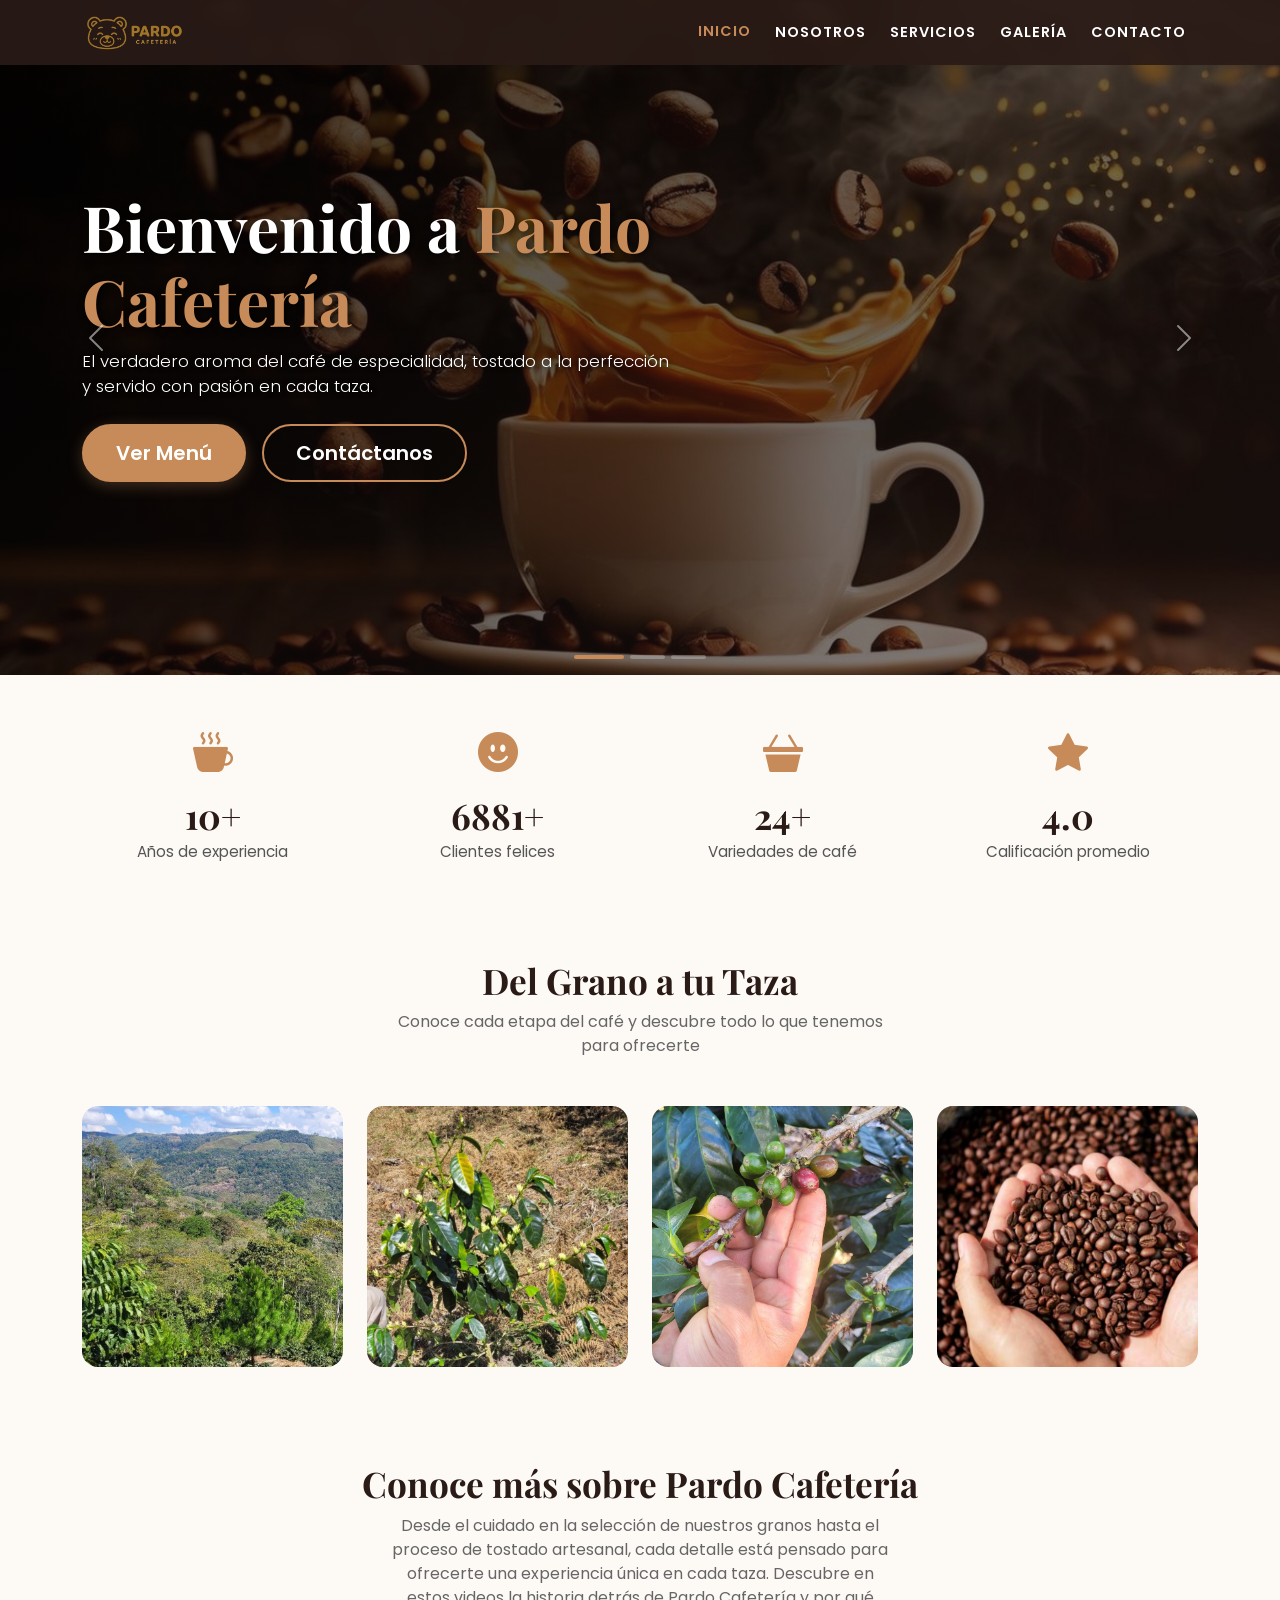
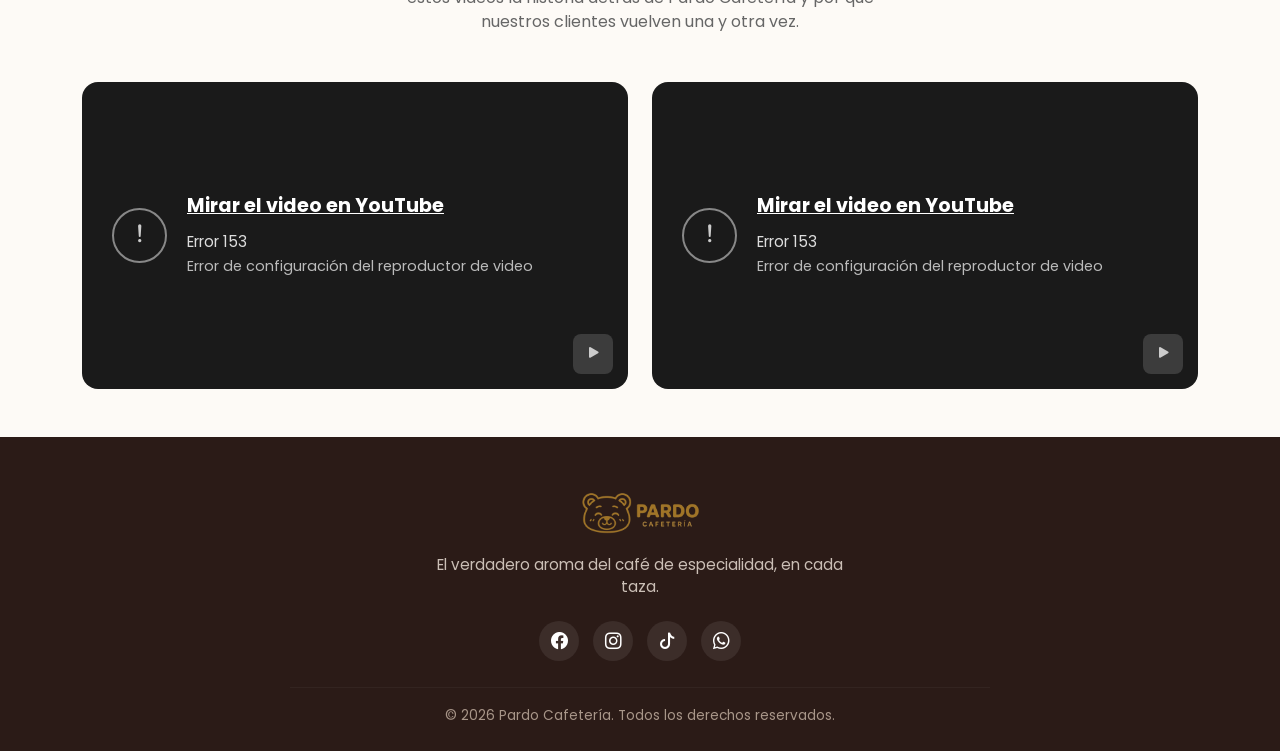
<file: index.html>
<!DOCTYPE html>
<html lang="es">

<head>
    <meta charset="UTF-8">
    <meta name="viewport" content="width=device-width, initial-scale=1.0">
    <title>Pardo Cafetería </title>

    <!-- Bootstrap 5 CSS -->
    <link href="https://cdn.jsdelivr.net/npm/bootstrap@5.3.3/dist/css/bootstrap.min.css" rel="stylesheet">
    <!-- Bootstrap Icons -->
    <link rel="stylesheet" href="https://cdn.jsdelivr.net/npm/bootstrap-icons@1.11.3/font/bootstrap-icons.min.css">
    <!-- Google Fonts -->
    <link
        href="https://fonts.googleapis.com/css2?family=Playfair+Display:wght@700&family=Poppins:wght@300;400;600&display=swap"
        rel="stylesheet">
    <!-- CSS Personalizado -->
    <link rel="stylesheet" href="style.css">
</head>

<body>

    <!-- ENCABEZADO Y NAVEGACIÓN -->
    <header>
        <nav class="navbar navbar-expand-lg navbar-dark fixed-top pardo-navbar">
            <div class="container">
                <a class="navbar-brand d-flex align-items-center" href="index.html">
                    <img src="img1.png" alt="Pardo Cafetería Logo" class="logo-img me-2">
                </a>

                <button class="navbar-toggler" type="button" data-bs-toggle="collapse" data-bs-target="#navbarNav">
                    <span class="navbar-toggler-icon"></span>
                </button>

                <div class="collapse navbar-collapse justify-content-end" id="navbarNav">
                    <ul class="navbar-nav align-items-center">
                        <li class="nav-item">
                            <a class="nav-link active" href="index.html">INICIO</a>
                        </li>
                        <li class="nav-item">
                            <a class="nav-link" href="nosotros.html">NOSOTROS</a>
                        </li>
                        <li class="nav-item">
                            <a class="nav-link" href="servicios.html">SERVICIOS</a>
                        </li>
                        <li class="nav-item">
                            <a class="nav-link" href="galeria.html">GALERÍA</a>
                        </li>
                        <li class="nav-item">
                            <a class="nav-link" href="contacto.html">CONTACTO</a>
                        </li>
                    </ul>
                </div>
            </div>
        </nav>
    </header>

    <!-- CARRUSEL PRINCIPAL  -->
    <main>
        <div id="pardoCarousel" class="carousel slide carousel-fade" data-bs-ride="carousel">

            <div class="carousel-indicators">
                <button type="button" data-bs-target="#pardoCarousel" data-bs-slide-to="0" class="active"
                    aria-current="true" aria-label="Diapositiva 1"></button>
                <button type="button" data-bs-target="#pardoCarousel" data-bs-slide-to="1"
                    aria-label="Diapositiva 2"></button>
                <button type="button" data-bs-target="#pardoCarousel" data-bs-slide-to="2"
                    aria-label="Diapositiva 3"></button>
            </div>

            <div class="carousel-inner">

                <div class="carousel-item active">
                    <div class="hero-slide" style="background-image: url('img5.jpg');">
                        <div class="hero-overlay"></div>

                        <div class="container position-relative text-white h-100 d-flex align-items-center">
                            <div class="col-lg-8">
                                <h1 class="hero-title fw-bold display-3">Bienvenido a <span
                                        class="text-pardo-highlight">Pardo Cafetería</span></h1>
                                <p class="hero-subtitle lead mb-4">El verdadero aroma del café de especialidad, tostado
                                    a la perfección y servido con pasión en cada taza.</p>
                                <div class="d-flex flex-wrap gap-3">
                                    <a href="servicios.html" class="btn btn-pardo-primary btn-lg">Ver Menú</a>
                                    <a href="contacto.html" class="btn btn-pardo-secondary btn-lg">Contáctanos</a>
                                </div>
                            </div>
                        </div>
                    </div>
                </div>

                <div class="carousel-item">
                    <div class="hero-slide" style="background-image: url('img4.jpg');">
                        <div class="hero-overlay"></div>
                        <div class="container position-relative text-white h-100 d-flex align-items-center">
                            <div class="col-lg-8">
                                <h1 class="hero-title fw-bold display-3">Sabor & <span
                                        class="text-pardo-highlight">Tradición</span></h1>
                                <p class="hero-subtitle lead mb-4">Acompaña tu café favorito con nuestra repostería
                                    artesanal horneada cada mañana.</p>
                                <div class="d-flex flex-wrap gap-3">
                                    <a href="galeria.html" class="btn btn-pardo-primary btn-lg">Explorar Galería</a>
                                    <a href="nosotros.html" class="btn btn-pardo-secondary btn-lg">Conócenos</a>
                                </div>
                            </div>
                        </div>
                    </div>
                </div>

                <div class="carousel-item">
                    <div class="hero-slide" style="background-image: url('img3.jpg');">
                        <div class="hero-overlay"></div>
                        <div class="container position-relative text-white h-100 d-flex align-items-center">
                            <div class="col-lg-8">
                                <h1 class="hero-title fw-bold display-3">Momentos <span
                                        class="text-pardo-highlight">Únicos</span></h1>
                                <p class="hero-subtitle lead mb-4">Un espacio acogedor diseñado para trabajar, relajarte
                                    o compartir con amigos.</p>
                                <div class="d-flex flex-wrap gap-3">
                                    <a href="contacto.html" class="btn btn-pardo-primary btn-lg">Reservar Mesa</a>
                                    <a href="servicios.html" class="btn btn-pardo-secondary btn-lg">Promociones</a>
                                </div>
                            </div>
                        </div>
                    </div>
                </div>

            </div>

            <button class="carousel-control-prev" type="button" data-bs-target="#pardoCarousel" data-bs-slide="prev">
                <span class="carousel-control-prev-icon" aria-hidden="true"></span>
                <span class="visually-hidden">Anterior</span>
            </button>
            <button class="carousel-control-next" type="button" data-bs-target="#pardoCarousel" data-bs-slide="next">
                <span class="carousel-control-next-icon" aria-hidden="true"></span>
                <span class="visually-hidden">Siguiente</span>
            </button>

        </div>



        <!-- SECCIÓN DE ESTADÍSTICAS -->
        <section class="stats-section py-5">
            <div class="container">
                <div class="row text-center g-4">

                    <div class="col-6 col-md-3">
                        <i class="bi bi-cup-hot-fill stat-icon"></i>
                        <h3 class="stat-number" data-target="12" data-suffix="+">0</h3>
                        <p class="stat-label">Años de experiencia</p>
                    </div>

                    <div class="col-6 col-md-3">
                        <i class="bi bi-emoji-smile-fill stat-icon"></i>
                        <h3 class="stat-number" data-target="8500" data-suffix="+">0</h3>
                        <p class="stat-label">Clientes felices</p>
                    </div>

                    <div class="col-6 col-md-3">
                        <i class="bi bi-basket3-fill stat-icon"></i>
                        <h3 class="stat-number" data-target="30" data-suffix="+">0</h3>
                        <p class="stat-label">Variedades de café</p>
                    </div>

                    <div class="col-6 col-md-3">
                        <i class="bi bi-star-fill stat-icon"></i>
                        <h3 class="stat-number" data-target="4.9" data-suffix="" data-decimals="1">0</h3>
                        <p class="stat-label">Calificación promedio</p>
                    </div>
                </div>
            </div>
        </section>



   <!-- SECCIÓN: DEL GRANO A TU TAZA -->
<section class="grano-section py-5">
    <div class="container text-center mb-5">
        <h2 class="grano-titulo">Del Grano a tu Taza</h2>
        <p class="grano-subtitulo">Conoce cada etapa del café y descubre todo lo que tenemos para ofrecerte</p>
    </div>

    <div class="container">
        <div class="row g-4">

            <div class="col-6 col-md-3">
                <div class="grano-card" data-bs-toggle="modal" data-bs-target="#modalInfoCafe">
                    <img src="siembra.png" alt="Siembra">
                    <div class="grano-overlay">
                        <h5 class="grano-nombre">Historia del cafe</h5>
                        <button type="button" class="btn-grano-cta"> MÁS INFORMACIÓN</button>
                    </div>
                </div>
            </div>

            <div class="col-6 col-md-3">
                <div class="grano-card" data-bs-toggle="modal" data-bs-target="#modalInfoCafe">
                    <img src="planta.png" alt="Planta">
                    <div class="grano-overlay">
                        <h5 class="grano-nombre">Proceso del Cafe</h5>
                        <button type="button" class="btn-grano-cta">MÁS INFORMACIÓN</button>
                    </div>
                </div>
            </div>

            <div class="col-6 col-md-3">
                <div class="grano-card" data-bs-toggle="modal" data-bs-target="#modalInfoCafe">
                    <img src="cosecha.png" alt="Cosecha">
                    <div class="grano-overlay">
                        <h5 class="grano-nombre">Nuestros Productos</h5>
                        <button type="button" class="btn-grano-cta">MÁS INFORMACIÓN</button>
                    </div>
                </div>
            </div>

            <div class="col-6 col-md-3">
                <div class="grano-card" data-bs-toggle="modal" data-bs-target="#modalInfoCafe">
                    <img src="cafe.png" alt="Café">
                    <div class="grano-overlay">
                        <h5 class="grano-nombre">Cursos de Barismo</h5>
                        <button type="button" class="btn-grano-cta">MÁS INFORMACIÓN</button>
                    </div>
                </div>
            </div>

        </div>
    </div>
</section>






<!-- SECCIÓN: CONOCE MÁS SOBRE PARDO CAFETERÍA -->
<section class="videos-section py-5">
    <div class="container">
        <div class="text-center mb-5">
            <h2 class="grano-titulo">Conoce más sobre Pardo Cafetería</h2>
            <p class="grano-subtitulo mx-auto">
                Desde el cuidado en la selección de nuestros granos hasta el proceso de tostado artesanal,
                cada detalle está pensado para ofrecerte una experiencia única en cada taza. Descubre en estos
                videos la historia detrás de Pardo Cafetería y por qué nuestros clientes vuelven una y otra vez.
            </p>
        </div>

        <div class="row g-4">

            <div class="col-md-6">
                <div class="video-placeholder">
                    <div class="video-placeholder-icon">
                        <i class="bi bi-exclamation-lg"></i>
                    </div>
                    <div class="video-placeholder-text">
                        <a href="#" class="video-placeholder-link">Mirar el video en YouTube</a>
                        <p class="video-placeholder-error">Error 153</p>
                        <p class="video-placeholder-desc">Error de configuración del reproductor de video</p>
                    </div>
                    <button type="button" class="video-play-btn">
                        <i class="bi bi-play-fill"></i>
                    </button>
                </div>
            </div>

            <div class="col-md-6">
                <div class="video-placeholder">
                    <div class="video-placeholder-icon">
                        <i class="bi bi-exclamation-lg"></i>
                    </div>
                    <div class="video-placeholder-text">
                        <a href="#" class="video-placeholder-link">Mirar el video en YouTube</a>
                        <p class="video-placeholder-error">Error 153</p>
                        <p class="video-placeholder-desc">Error de configuración del reproductor de video</p>
                    </div>
                    <button type="button" class="video-play-btn">
                        <i class="bi bi-play-fill"></i>
                    </button>
                </div>
            </div>

        </div>
    </div>
</section>

  
    </main>


<!-- MODAL: SOLICITAR INFORMACIÓN -->
<div class="modal fade" id="modalInfoCafe" tabindex="-1" aria-hidden="true">
    <div class="modal-dialog modal-dialog-centered">
        <div class="modal-content">
            <div class="modal-header">
                <h5 class="modal-title">
                    <i class="bi bi-cup-hot-fill me-2 text-pardo-highlight"></i>Solicítanos información
                </h5>
                <button type="button" class="btn-close" data-bs-dismiss="modal" aria-label="Cerrar"></button>
            </div>
            <div class="modal-body">
                <p class="small text-muted mb-3">
                    Cuéntanos qué te gustaría saber y un miembro de nuestro equipo te contactará pronto.
                </p>
                <form>
                    <div class="mb-3">
                        <label class="form-label">Nombre</label>
                        <input type="text" class="form-control" required>
                    </div>
                    <div class="mb-3">
                        <label class="form-label">Correo</label>
                        <input type="email" class="form-control" required>
                    </div>
                    <div class="mb-3">
                        <label class="form-label">¿Sobre qué tema deseas información?</label>
                        <select class="form-select" required>
                            <option value="" selected disabled>Selecciona una opción</option>
                            <option>Origen del café</option>
                            <option>Nuestros productos</option>
                            <option>Visitas y eventos</option>
                            <option>Otro</option>
                        </select>
                    </div>
                    <div class="mb-3">
                        <label class="form-label">Mensaje</label>
                        <textarea class="form-control" rows="1" required></textarea>
                    </div>
                    <button type="submit" class="btn btn-pardo-primary w-100">Enviar solicitud</button>
                </form>
            </div>
        </div>
    </div>
</div>









    
<footer class="pardo-footer pt-5 pb-4">
    <div class="container text-center">
        <a href="index.html" class="footer-logo-link">
            <img src="img1.png" alt="Pardo Cafetería" class="footer-logo-img">
        </a>

        <p class="footer-tagline">El verdadero aroma del café de especialidad, en cada taza.</p>

        <div class="footer-social">
            <a href="#" aria-label="Facebook"><i class="bi bi-facebook"></i></a>
            <a href="#" aria-label="Instagram"><i class="bi bi-instagram"></i></a>
            <a href="#" aria-label="TikTok"><i class="bi bi-tiktok"></i></a>
            <a href="#" aria-label="WhatsApp"><i class="bi bi-whatsapp"></i></a>
        </div>

        <hr class="footer-divider">

        <p class="footer-copy mb-0">&copy; 2026 Pardo Cafetería. Todos los derechos reservados.</p>
    </div>
</footer>

<button type="button" id="btnSubirArriba" aria-label="Subir arriba">
    <i class="bi bi-arrow-up"></i>
</button>




    <!-- LIBRERÍAS JS (jQuery, Bootstrap y JS propio) -->
    <script src="https://code.jquery.com/jquery-3.7.1.min.js"></script>
    <script src="https://cdn.jsdelivr.net/npm/bootstrap@5.3.3/dist/js/bootstrap.bundle.min.js"></script>
    <script src="script.js"></script>
</body>

</html>
</file>
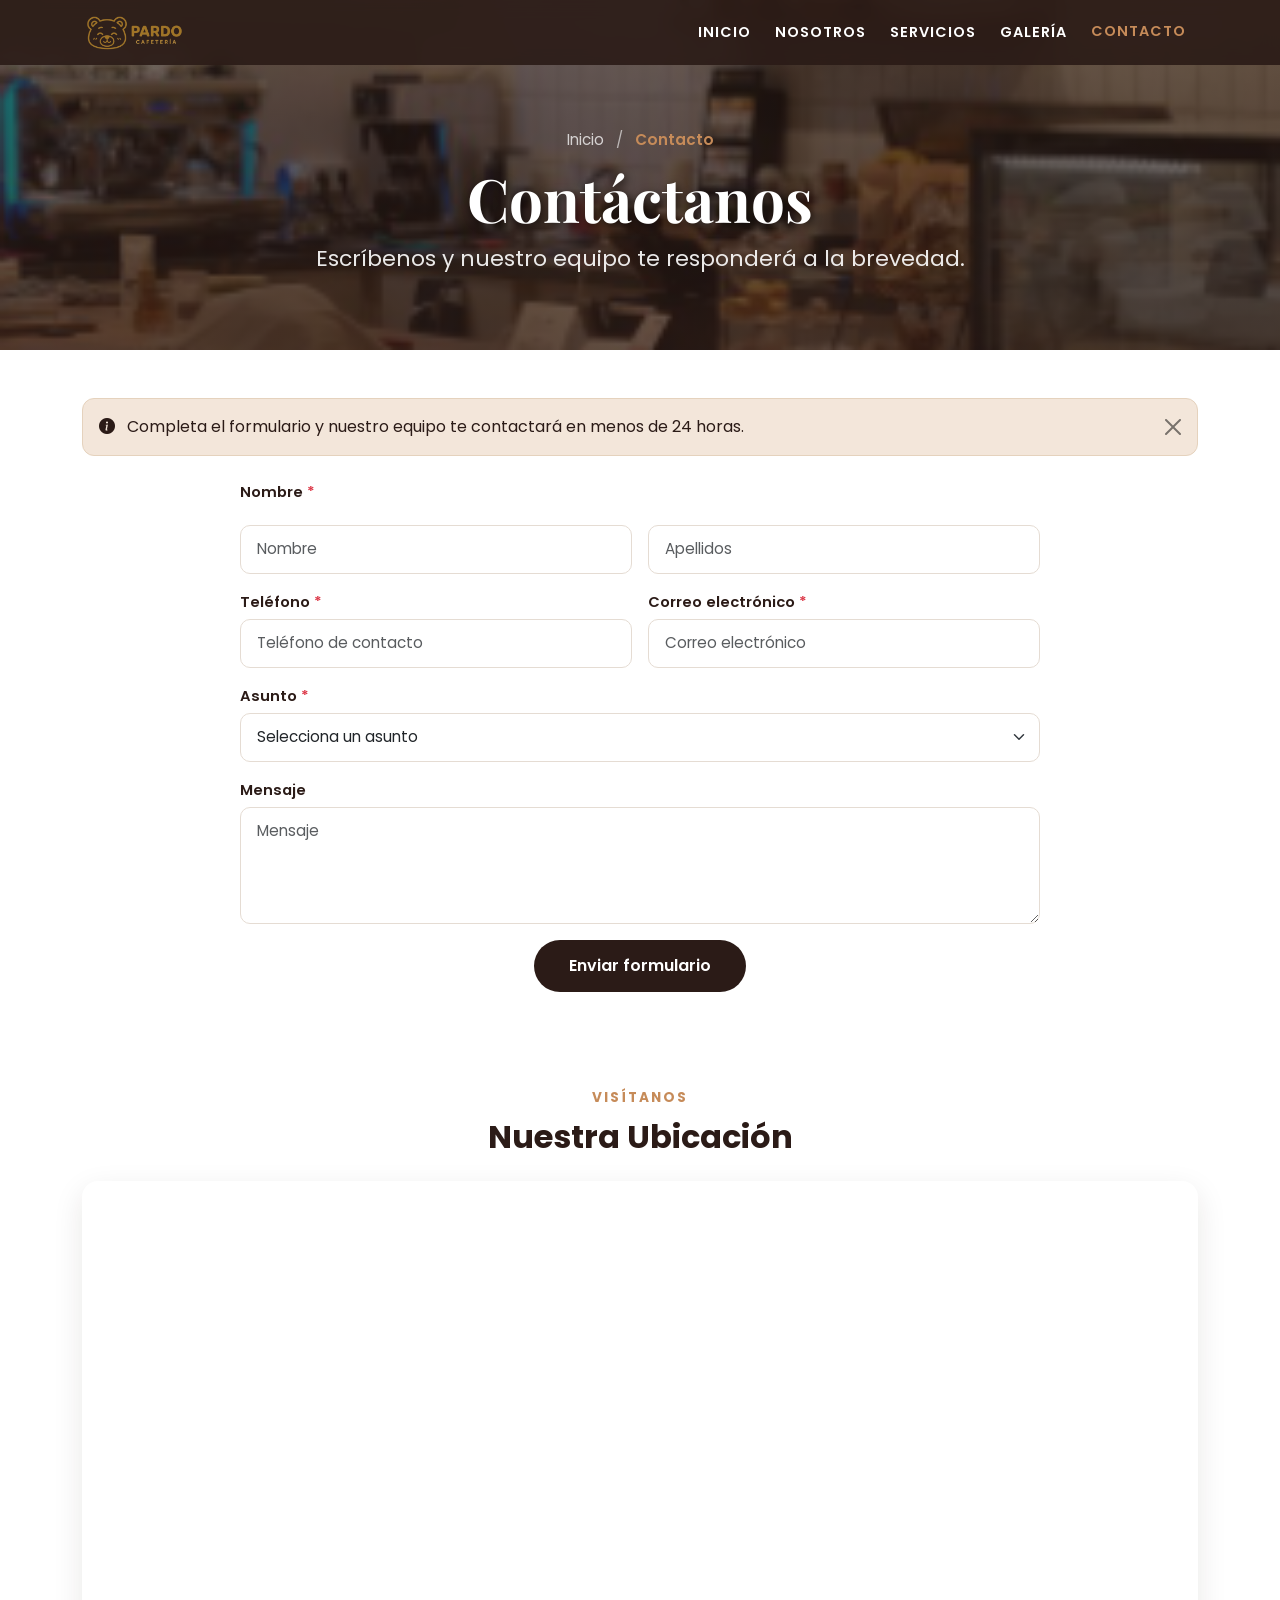
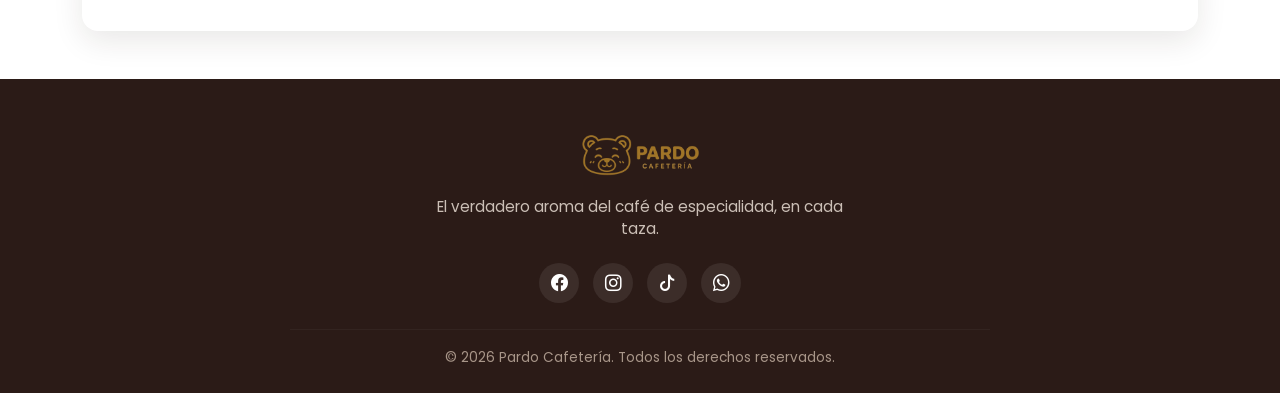
<file: contacto.html>
<!DOCTYPE html>
<html lang="es">

<head>
    <meta charset="UTF-8">
    <meta name="viewport" content="width=device-width, initial-scale=1.0">
    <title>Contacto</title>

    <link href="https://cdn.jsdelivr.net/npm/bootstrap@5.3.3/dist/css/bootstrap.min.css" rel="stylesheet">
    <link rel="stylesheet" href="https://cdn.jsdelivr.net/npm/bootstrap-icons@1.11.3/font/bootstrap-icons.min.css">
    <link
        href="https://fonts.googleapis.com/css2?family=Playfair+Display:wght@700&family=Poppins:wght@300;400;600&display=swap"
        rel="stylesheet">
    <link rel="stylesheet" href="style.css">
</head>

<body>

    <!-- 1. ENCABEZADO Y NAVEGACIÓN -->
    <header>
        <nav class="navbar navbar-expand-lg navbar-dark fixed-top pardo-navbar">
            <div class="container">
                <a class="navbar-brand d-flex align-items-center" href="index.html">
                    <img src="img1.png" alt="Pardo Cafetería Logo" class="logo-img me-2">
                </a>

                <button class="navbar-toggler" type="button" data-bs-toggle="collapse" data-bs-target="#navbarNav">
                    <span class="navbar-toggler-icon"></span>
                </button>

                <div class="collapse navbar-collapse justify-content-end" id="navbarNav">
                    <ul class="navbar-nav align-items-center">
                        <li class="nav-item">
                            <a class="nav-link" href="index.html">INICIO</a>
                        </li>
                        <li class="nav-item">
                            <a class="nav-link" href="nosotros.html">NOSOTROS</a>
                        </li>
                        <li class="nav-item">
                            <a class="nav-link" href="servicios.html">SERVICIOS</a>
                        </li>
                        <li class="nav-item">
                            <a class="nav-link" href="galeria.html">GALERÍA</a>
                        </li>
                        <li class="nav-item">
                            <a class="nav-link active" href="contacto.html">CONTACTO</a>
                        </li>
                    </ul>
                </div>
            </div>
        </nav>
    </header>

    <main>

        <!-- MINI-HERO: CONTACTO -->
        <section class="page-hero" style="background-image: url('contacto.png');">
            <div class="page-hero-overlay"></div>
            <div class="page-hero-content">
                <p class="page-hero-breadcrumb">
                    <a href="index.html">Inicio</a>
                    <span class="separador">/</span>
                    <span class="actual">Contacto</span>
                </p>
                <h1 class="page-hero-title">Contáctanos</h1>
                <p class="page-hero-subtitle">
                    Escríbenos y nuestro equipo te responderá a la brevedad.
                </p>
            </div>
        </section>

        <!-- FORMULARIO DE CONTACTO -->
        <section class="contacto-section py-5">
            <div class="container">

                <!-- ALERT INFORMATIVO -->
                <div class="alert alert-dismissible contacto-alert-info mb-4" role="alert">
                    <i class="bi bi-info-circle-fill me-2"></i>
                    Completa el formulario y nuestro equipo te contactará en menos de 24 horas.
                    <button type="button" class="btn-close" data-bs-dismiss="alert" aria-label="Cerrar"></button>
                </div>

                <form class="contacto-form" id="formContacto">
                    <div class="row g-3">

                        <div class="col-12">
                            <label class="form-label">Nombre <span class="text-danger">*</span></label>
                        </div>
                        <div class="col-md-6">
                            <input type="text" class="form-control contacto-input" placeholder="Nombre" required>
                        </div>
                        <div class="col-md-6">
                            <input type="text" class="form-control contacto-input" placeholder="Apellidos">
                        </div>

                        <div class="col-md-6">
                            <label class="form-label">Teléfono <span class="text-danger">*</span></label>
                            <input type="tel" class="form-control contacto-input" placeholder="Teléfono de contacto" required>
                        </div>

                        <div class="col-md-6">
                            <label class="form-label">Correo electrónico <span class="text-danger">*</span></label>
                            <input type="email" class="form-control contacto-input" placeholder="Correo electrónico" required>
                        </div>

                        <div class="col-12">
                            <label class="form-label">Asunto <span class="text-danger">*</span></label>
                            <select class="form-select contacto-input" required>
                                <option value="" selected disabled>Selecciona un asunto</option>
                                <option>Consulta general</option>
                                <option>Reservas y eventos</option>
                                <option>Cursos de barismo</option>
                                <option>Trabaja con nosotros</option>
                                <option>Otro</option>
                            </select>
                        </div>

                        <div class="col-12">
                            <label class="form-label">Mensaje</label>
                            <textarea class="form-control contacto-input" rows="4" placeholder="Mensaje"></textarea>
                        </div>

                        <div class="col-12 mt-3 text-center">
                            <button type="submit" class="btn contacto-submit-btn" id="btnEnviarForm">
                                <span id="btnEnviarTexto">Enviar formulario</span>
                                <span class="spinner-border spinner-border-sm ms-2 d-none" id="btnEnviarSpinner" role="status" aria-hidden="true"></span>
                            </button>
                        </div>

                    </div>
                </form>

            </div>
        </section>

        <!-- TOAST DE CONFIRMACIÓN -->
        <div class="toast-container position-fixed bottom-0 end-0 p-3" style="z-index: 1100;">
            <div id="toastContacto" class="toast align-items-center text-white contacto-toast border-0" role="alert" aria-live="assertive" aria-atomic="true">
                <div class="d-flex">
                    <div class="toast-body">
                        <i class="bi bi-check-circle-fill me-2"></i>
                        ¡Mensaje enviado! Te responderemos pronto.
                    </div>
                    <button type="button" class="btn-close btn-close-white me-2 m-auto" data-bs-dismiss="toast" aria-label="Cerrar"></button>
                </div>
            </div>
        </div>


        <!-- MAPA / UBICACIÓN -->
        <section class="mapa-section py-5">
            <div class="container text-center mb-4">
                <p class="equipo-eyebrow">VISÍTANOS</p>
                <h2 class="equipo-titulo">Nuestra Ubicación</h2>
            </div>

            <div class="container">
                <div class="mapa-wrap">
                    <iframe src="https://www.google.com/maps?q=Av.+Principal+123,+Ciudad&output=embed" width="100%"
                        height="450" style="border:0;" allowfullscreen="" loading="lazy"
                        referrerpolicy="no-referrer-when-downgrade">
                    </iframe>
                </div>
            </div>
        </section>





    </main>

    <!-- 3. PIE DE PÁGINA (FOOTER) -->
    <footer class="pardo-footer pt-5 pb-4">
        <div class="container text-center">
            <a href="index.html" class="footer-logo-link">
                <img src="img1.png" alt="Pardo Cafetería" class="footer-logo-img">
            </a>

            <p class="footer-tagline">El verdadero aroma del café de especialidad, en cada taza.</p>

            <div class="footer-social">
                <a href="#" aria-label="Facebook"><i class="bi bi-facebook"></i></a>
                <a href="#" aria-label="Instagram"><i class="bi bi-instagram"></i></a>
                <a href="#" aria-label="TikTok"><i class="bi bi-tiktok"></i></a>
                <a href="#" aria-label="WhatsApp"><i class="bi bi-whatsapp"></i></a>
            </div>

            <hr class="footer-divider">

            <p class="footer-copy mb-0">&copy; 2026 Pardo Cafetería. Todos los derechos reservados.</p>
        </div>
    </footer>

    <!-- BOTÓN  -->
    <button type="button" id="btnSubirArriba" aria-label="Subir arriba">
        <i class="bi bi-arrow-up"></i>
    </button>

    <script src="https://code.jquery.com/jquery-3.7.1.min.js"></script>
    <script src="https://cdn.jsdelivr.net/npm/bootstrap@5.3.3/dist/js/bootstrap.bundle.min.js"></script>
    <script src="script.js"></script>
</body>

</html>
</file>
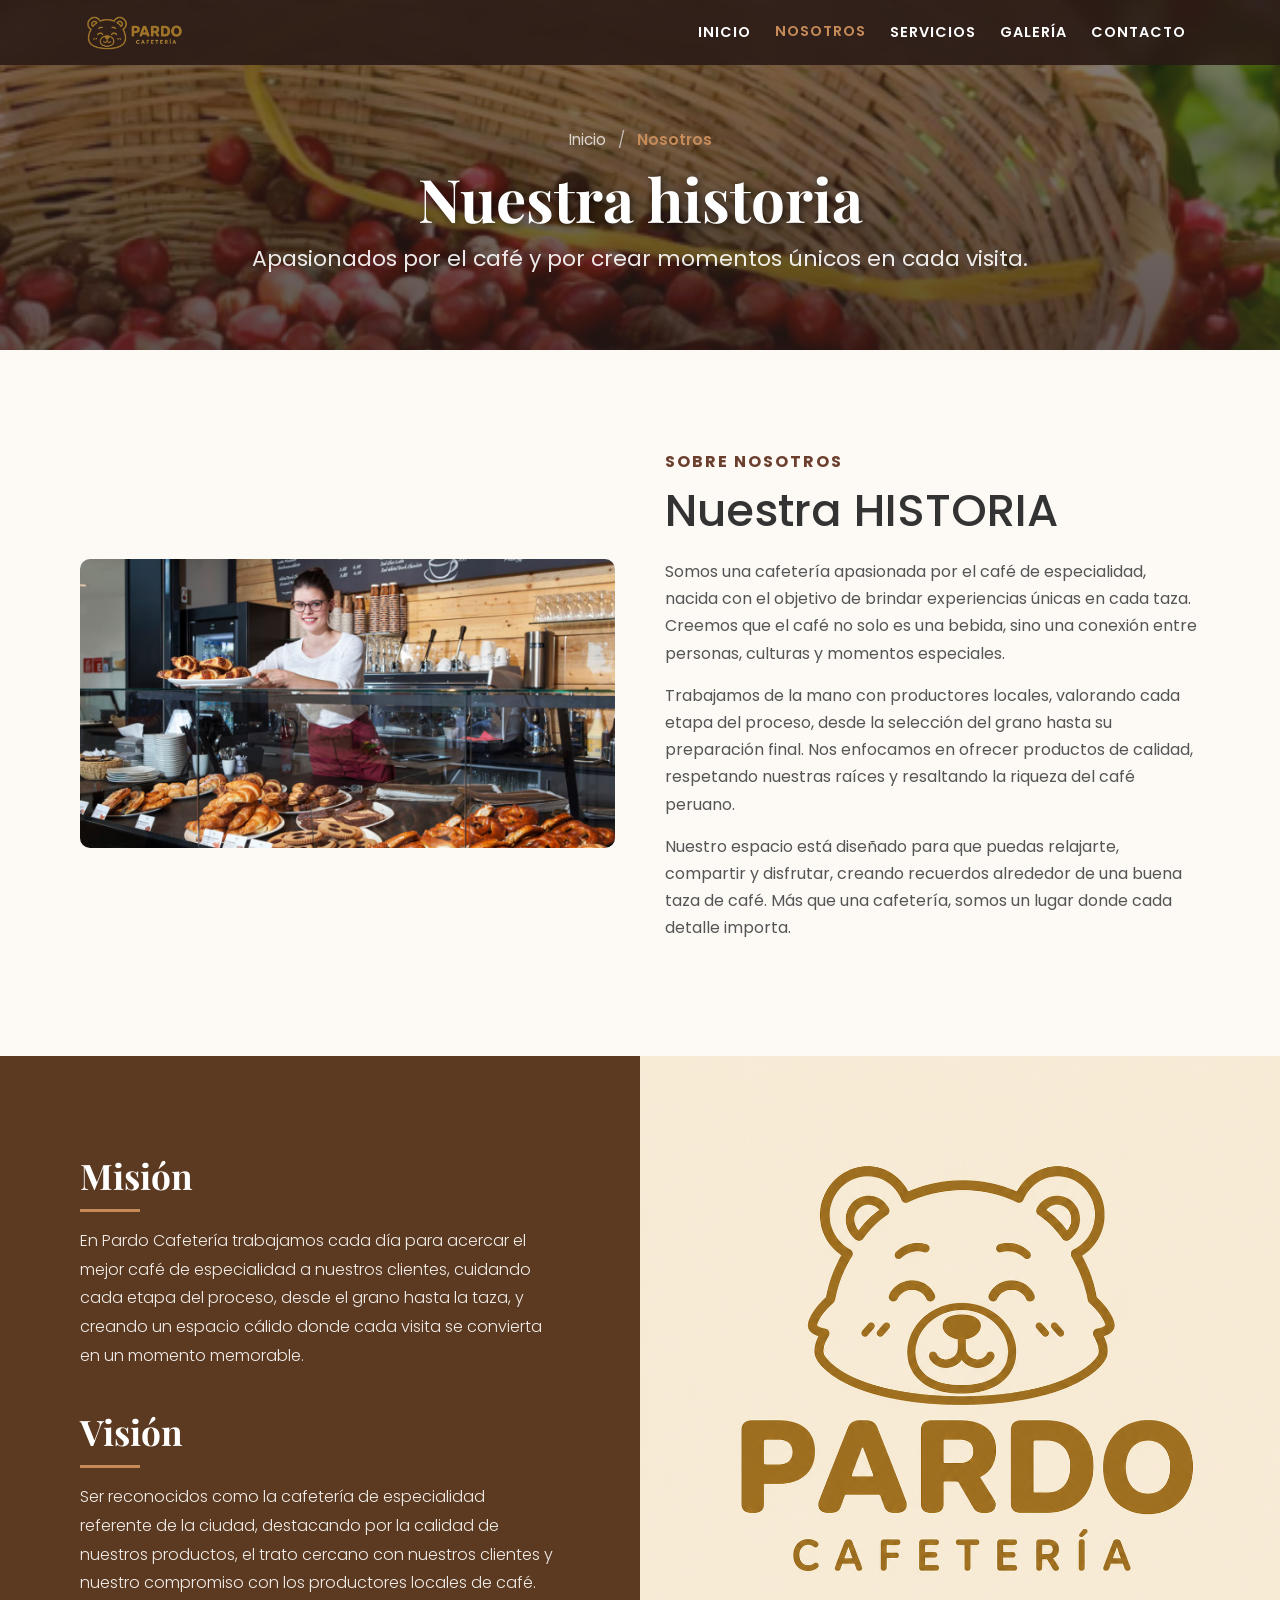
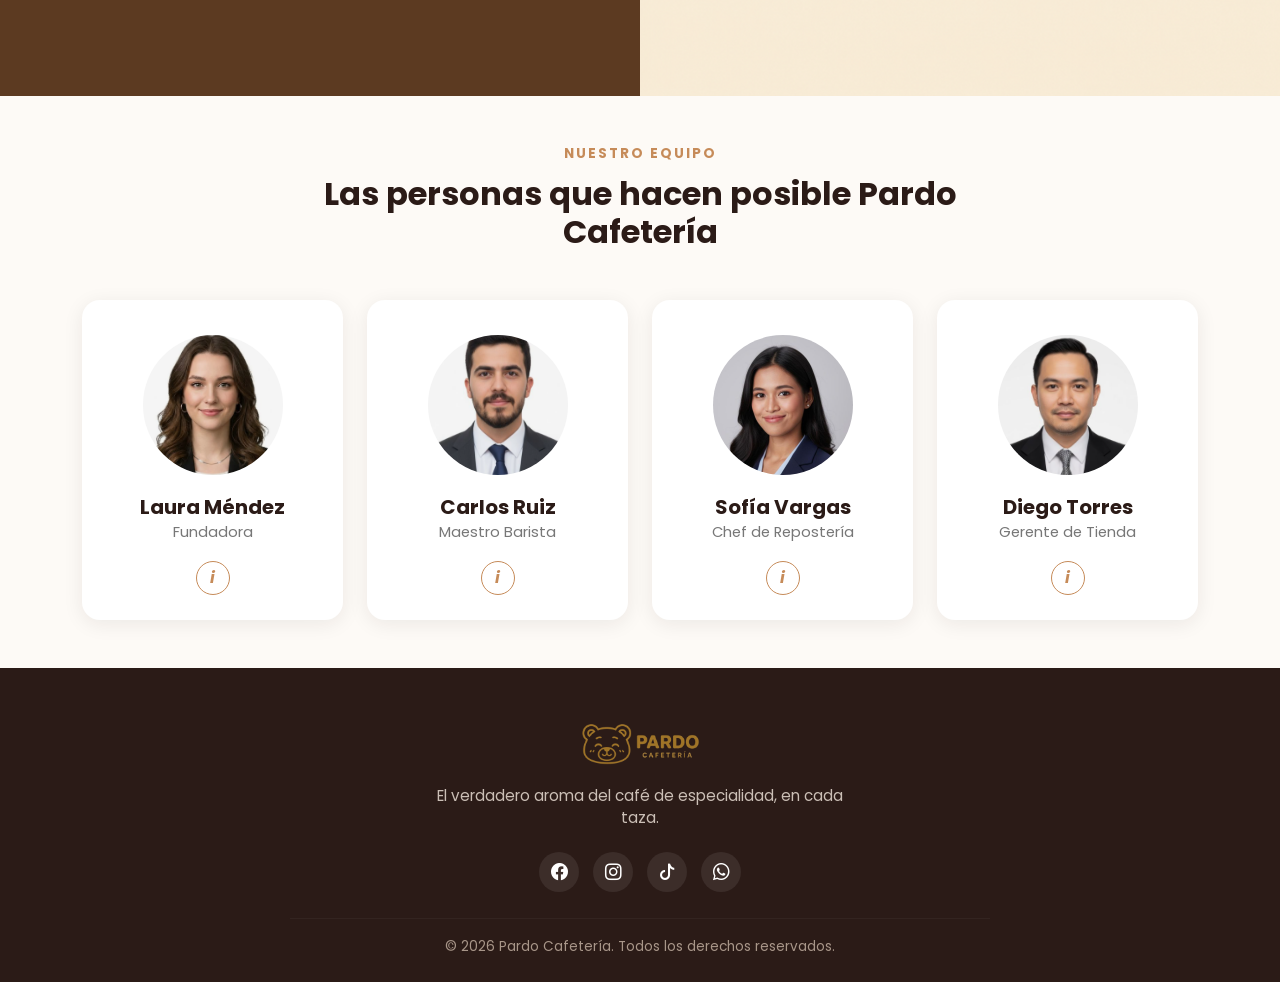
<file: nosotros.html>
<!DOCTYPE html>
<html lang="es">

<head>
    <meta charset="UTF-8">
    <meta name="viewport" content="width=device-width, initial-scale=1.0">
    <title>Nosotros </title>

    <link href="https://cdn.jsdelivr.net/npm/bootstrap@5.3.3/dist/css/bootstrap.min.css" rel="stylesheet">
    <link rel="stylesheet" href="https://cdn.jsdelivr.net/npm/bootstrap-icons@1.11.3/font/bootstrap-icons.min.css">
    <link
        href="https://fonts.googleapis.com/css2?family=Playfair+Display:wght@700&family=Poppins:wght@300;400;600&display=swap"
        rel="stylesheet">
    <link rel="stylesheet" href="style.css">
</head>

<body>


    <header>
        <nav class="navbar navbar-expand-lg navbar-dark fixed-top pardo-navbar">
            <div class="container">
                <a class="navbar-brand d-flex align-items-center" href="index.html">
                    <img src="img1.png" alt="Pardo Cafetería Logo" class="logo-img me-2">
                </a>

                <button class="navbar-toggler" type="button" data-bs-toggle="collapse" data-bs-target="#navbarNav">
                    <span class="navbar-toggler-icon"></span>
                </button>

                <div class="collapse navbar-collapse justify-content-end" id="navbarNav">
                    <ul class="navbar-nav align-items-center">
                        <li class="nav-item">
                            <a class="nav-link" href="index.html">INICIO</a>
                        </li>
                        <li class="nav-item">
                            <a class="nav-link active" href="nosotros.html">NOSOTROS</a>
                        </li>
                        <li class="nav-item">
                            <a class="nav-link" href="servicios.html">SERVICIOS</a>
                        </li>
                        <li class="nav-item">
                            <a class="nav-link" href="galeria.html">GALERÍA</a>
                        </li>
                        <li class="nav-item">
                            <a class="nav-link" href="contacto.html">CONTACTO</a>
                        </li>
                    </ul>
                </div>
            </div>
        </nav>
    </header>





    <!-- MINI-HERO: NOSOTROS -->
    <section class="page-hero" style="background-image: url('nosotros.png');">
        <div class="page-hero-overlay"></div>
        <div class="page-hero-content">
            <p class="page-hero-breadcrumb">
                <a href="index.html">Inicio</a>
                <span class="separador">/</span>
                <span class="actual">Nosotros</span>
            </p>
            <h1 class="page-hero-title">Nuestra historia</h1>
            <p class="page-hero-subtitle">
                Apasionados por el café y por crear momentos únicos en cada visita.
            </p>
        </div>
    </section>



    <!-- HISTORIA -->
    <section class="about">
        <div class="about-container">

            <!-- IMAGEN -->
            <div class="about-img">
                <img src="cafeteria.png" alt="Cafetería">
            </div>

            <!-- TEXTO -->
            <div class="about-text">
                <span class="about-subtitle">SOBRE NOSOTROS</span>
                <h2 class="about-title">Nuestra HISTORIA</h2>

                <p>
                    Somos una cafetería apasionada por el café de especialidad, nacida con el objetivo de brindar
                    experiencias únicas en cada taza.
                    Creemos que el café no solo es una bebida, sino una conexión entre personas, culturas y momentos
                    especiales.
                </p>

                <p>
                    Trabajamos de la mano con productores locales, valorando cada etapa del proceso, desde la selección
                    del grano hasta su preparación final.
                    Nos enfocamos en ofrecer productos de calidad, respetando nuestras raíces y resaltando la riqueza
                    del café peruano.
                </p>

                <p>
                    Nuestro espacio está diseñado para que puedas relajarte, compartir y disfrutar, creando recuerdos
                    alrededor de una buena taza de café.
                    Más que una cafetería, somos un lugar donde cada detalle importa.
                </p>
            </div>

        </div>
    </section>


    <!-- MISIÓN Y VISIÓN -->
    <section class="mv-section">
        <div class="mv-text">
            <div>
                <h2 class="mv-titulo">Misión</h2>
                <p class="mv-parrafo">
                    En Pardo Cafetería trabajamos cada día para acercar el mejor café de especialidad a nuestros
                    clientes,
                    cuidando cada etapa del proceso, desde el grano hasta la taza, y creando un espacio cálido donde
                    cada visita se convierta en un momento memorable.
                </p>
            </div>
            <div>
                <h2 class="mv-titulo">Visión</h2>
                <p class="mv-parrafo">
                    Ser reconocidos como la cafetería de especialidad referente de la ciudad, destacando por la calidad
                    de nuestros productos, el trato cercano con nuestros clientes y nuestro compromiso con los
                    productores locales de café.
                </p>
            </div>
        </div>

        <div class="mv-img">
            <img src="img2.png" alt="Pardo Cafetería">
        </div>
    </section>

    <!-- NUESTRO EQUIPO -->
<section class="equipo-section py-5">
    <div class="container text-center mb-5 reveal">
        <p class="equipo-eyebrow">NUESTRO EQUIPO</p>
        <h2 class="equipo-titulo">Las personas que hacen posible Pardo Cafetería</h2>
    </div>

    <div class="container">
        <div class="row g-4 justify-content-center">

            <div class="col-sm-6 col-lg-3">
                <article class="equipo-card reveal reveal-delay-1">
                    <div class="equipo-foto">
                        <img src="mujer1.png" alt="Laura Méndez">
                    </div>
                    <h5 class="equipo-nombre">Laura Méndez</h5>
                    <p class="equipo-cargo">Fundadora</p>
                    <div class="equipo-info-wrap">
                        <button type="button" class="equipo-info-btn"><i>i</i></button>
                        <div class="equipo-popover">
                            <p class="equipo-popover-titulo">Especialidad</p>
                            <p class="equipo-popover-texto">Gestión del negocio y experiencia del cliente.</p>
                        </div>
                    </div>
                </article>
            </div>

            <div class="col-sm-6 col-lg-3">
                <article class="equipo-card reveal reveal-delay-2">
                    <div class="equipo-foto">
                        <img src="hombre1.png" alt="Carlos Ruiz">
                    </div>
                    <h5 class="equipo-nombre">Carlos Ruiz</h5>
                    <p class="equipo-cargo">Maestro Barista</p>
                    <div class="equipo-info-wrap">
                        <button type="button" class="equipo-info-btn"><i>i</i></button>
                        <div class="equipo-popover">
                            <p class="equipo-popover-titulo">Especialidad</p>
                            <p class="equipo-popover-texto">Métodos de extracción y arte latte.</p>
                        </div>
                    </div>
                </article>
            </div>

            <div class="col-sm-6 col-lg-3">
                <article class="equipo-card reveal reveal-delay-3">
                    <div class="equipo-foto">
                        <img src="mujer2.png" alt="Sofía Vargas">
                    </div>
                    <h5 class="equipo-nombre">Sofía Vargas</h5>
                    <p class="equipo-cargo">Chef de Repostería</p>
                    <div class="equipo-info-wrap">
                        <button type="button" class="equipo-info-btn"><i>i</i></button>
                        <div class="equipo-popover">
                            <p class="equipo-popover-titulo">Especialidad</p>
                            <p class="equipo-popover-texto">Repostería artesanal y postres de temporada.</p>
                        </div>
                    </div>
                </article>
            </div>

            <div class="col-sm-6 col-lg-3">
                <article class="equipo-card reveal reveal-delay-4">
                    <div class="equipo-foto">
                        <img src="hombre2.png" alt="Diego Torres">
                    </div>
                    <h5 class="equipo-nombre">Diego Torres</h5>
                    <p class="equipo-cargo">Gerente de Tienda</p>
                    <div class="equipo-info-wrap">
                        <button type="button" class="equipo-info-btn"><i>i</i></button>
                        <div class="equipo-popover">
                            <p class="equipo-popover-titulo">Especialidad</p>
                            <p class="equipo-popover-texto">Logística, proveedores y atención en tienda.</p>
                        </div>
                    </div>
                </article>
            </div>

        </div>
    </div>
</section>


    <!-- 3. PIE DE PÁGINA (FOOTER) -->
    <footer class="pardo-footer pt-5 pb-4">
        <div class="container text-center">
            <a href="index.html" class="footer-logo-link">
                <img src="img1.png" alt="Pardo Cafetería" class="footer-logo-img">
            </a>

            <p class="footer-tagline">El verdadero aroma del café de especialidad, en cada taza.</p>

            <div class="footer-social">
                <a href="#" aria-label="Facebook"><i class="bi bi-facebook"></i></a>
                <a href="#" aria-label="Instagram"><i class="bi bi-instagram"></i></a>
                <a href="#" aria-label="TikTok"><i class="bi bi-tiktok"></i></a>
                <a href="#" aria-label="WhatsApp"><i class="bi bi-whatsapp"></i></a>
            </div>

            <hr class="footer-divider">

            <p class="footer-copy mb-0">&copy; 2026 Pardo Cafetería. Todos los derechos reservados.</p>
        </div>
    </footer>

    <!-- BOTÓN  -->
    <button type="button" id="btnSubirArriba" aria-label="Subir arriba">
        <i class="bi bi-arrow-up"></i>
    </button>




    <script src="https://code.jquery.com/jquery-3.7.1.min.js"></script>
    <script src="https://cdn.jsdelivr.net/npm/bootstrap@5.3.3/dist/js/bootstrap.bundle.min.js"></script>
    <script src="script.js"></script>
</body>

</html>
</file>
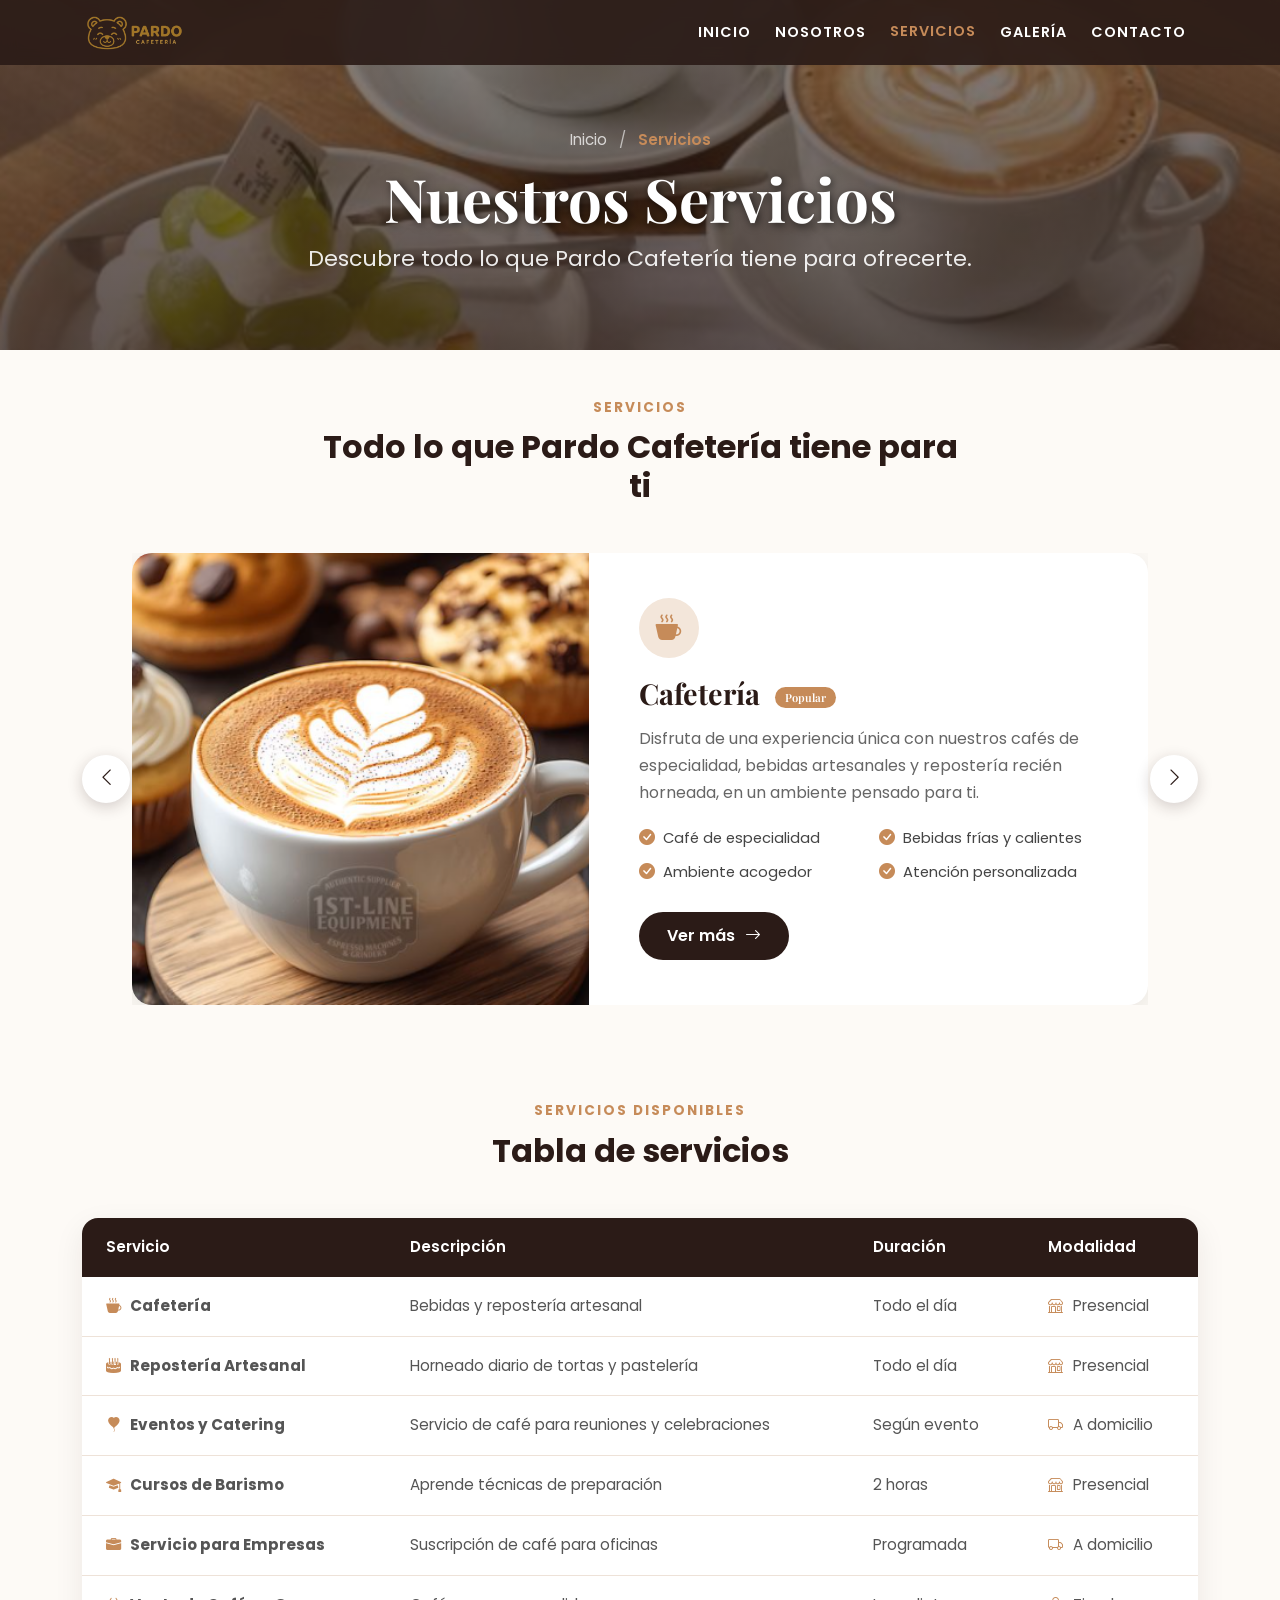
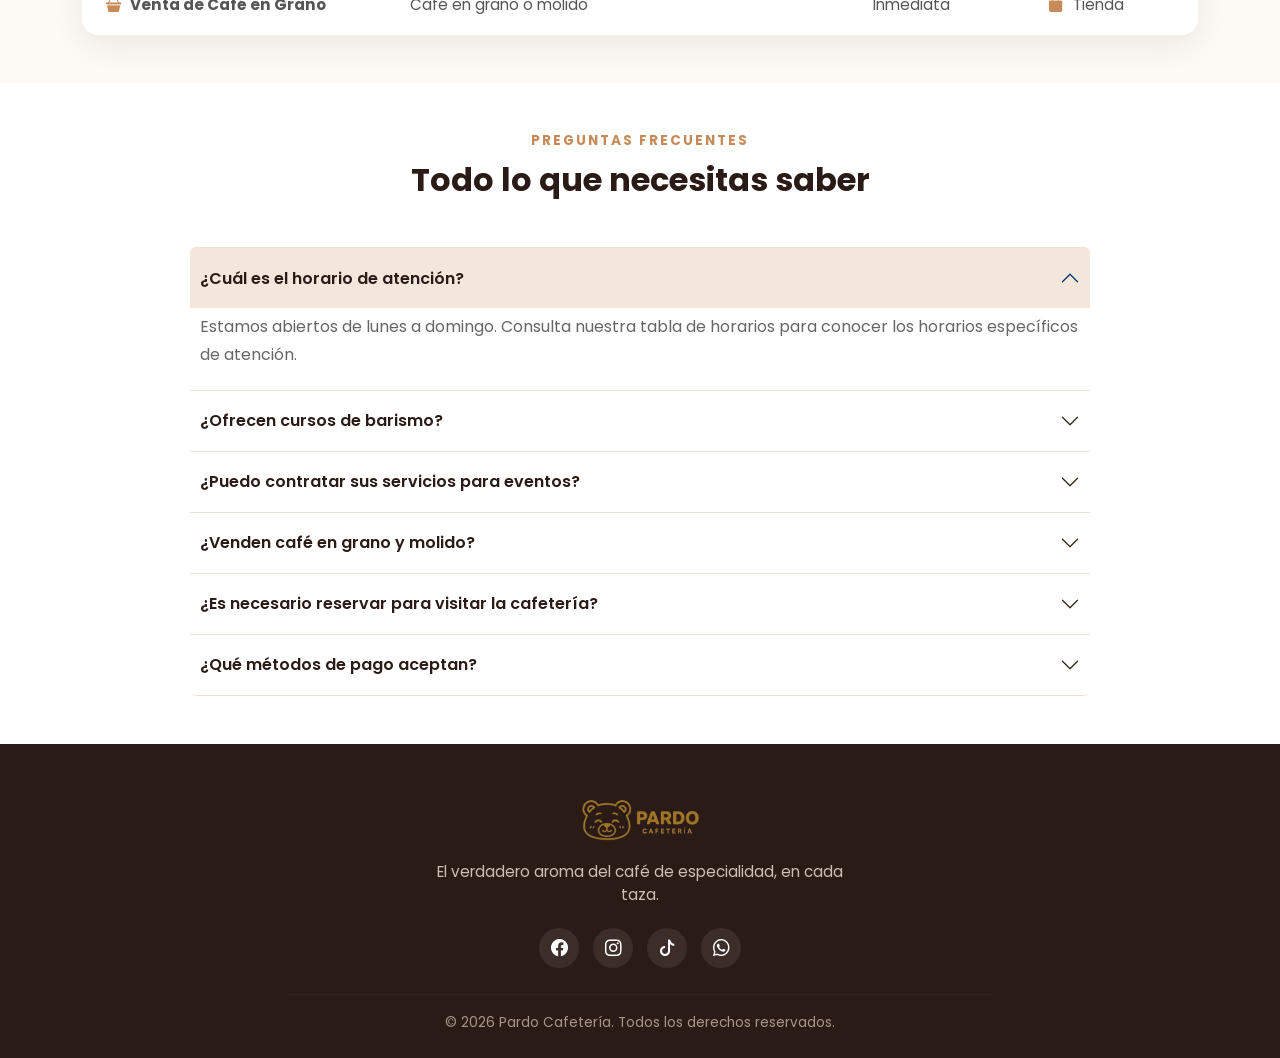
<file: servicios.html>
<!DOCTYPE html>
<html lang="es">

<head>
    <meta charset="UTF-8">
    <meta name="viewport" content="width=device-width, initial-scale=1.0">
    <title>Servicios </title>

    <link href="https://cdn.jsdelivr.net/npm/bootstrap@5.3.3/dist/css/bootstrap.min.css" rel="stylesheet">
    <link rel="stylesheet" href="https://cdn.jsdelivr.net/npm/bootstrap-icons@1.11.3/font/bootstrap-icons.min.css">
    <link
        href="https://fonts.googleapis.com/css2?family=Playfair+Display:wght@700&family=Poppins:wght@300;400;600&display=swap"
        rel="stylesheet">
    <link rel="stylesheet" href="style.css">
</head>

<body>

    <!-- 1. ENCABEZADO Y NAVEGACIÓN -->
    <header>
        <nav class="navbar navbar-expand-lg navbar-dark fixed-top pardo-navbar">
            <div class="container">
                <a class="navbar-brand d-flex align-items-center" href="index.html">
                    <img src="img1.png" alt="Pardo Cafetería Logo" class="logo-img me-2">
                </a>

                <button class="navbar-toggler" type="button" data-bs-toggle="collapse" data-bs-target="#navbarNav">
                    <span class="navbar-toggler-icon"></span>
                </button>

                <div class="collapse navbar-collapse justify-content-end" id="navbarNav">
                    <ul class="navbar-nav align-items-center">
                        <li class="nav-item">
                            <a class="nav-link" href="index.html">INICIO</a>
                        </li>
                        <li class="nav-item">
                            <a class="nav-link" href="nosotros.html">NOSOTROS</a>
                        </li>
                        <li class="nav-item">
                            <a class="nav-link active" href="servicios.html">SERVICIOS</a>
                        </li>
                        <li class="nav-item">
                            <a class="nav-link" href="galeria.html">GALERÍA</a>
                        </li>
                        <li class="nav-item">
                            <a class="nav-link" href="contacto.html">CONTACTO</a>
                        </li>
                    </ul>
                </div>
            </div>
        </nav>
    </header>

    <main>

        <!-- MINI-HERO: SERVICIOS -->
        <section class="page-hero" style="background-image: url('servicios.png');">
            <div class="page-hero-overlay"></div>
            <div class="page-hero-content">
                <p class="page-hero-breadcrumb">
                    <a href="index.html">Inicio</a>
                    <span class="separador">/</span>
                    <span class="actual">Servicios</span>
                </p>
                <h1 class="page-hero-title">Nuestros Servicios</h1>
                <p class="page-hero-subtitle">
                    Descubre todo lo que Pardo Cafetería tiene para ofrecerte.
                </p>
            </div>
        </section>



  <!-- NUESTROS SERVICIOS -->
<section class="servicios-section py-5">
    <div class="container text-center mb-5">
        <p class="equipo-eyebrow">SERVICIOS</p>
        <h2 class="equipo-titulo">Todo lo que Pardo Cafetería tiene para ti</h2>
    </div>

    <div class="container">
        <div id="serviciosCarousel" class="carousel slide servicios-carousel" data-bs-ride="false">
            <div class="carousel-inner">

                <!-- 1. CAFETERÍA -->
                <div class="carousel-item active">
                    <article class="servicios-card">
                        <div class="servicios-img">
                            <img src="producto.png" alt="Cafetería">
                        </div>
                        <div class="servicios-content">
                            <div class="servicios-icon-circle"><i class="bi bi-cup-hot-fill"></i></div>
                            <h3 class="servicios-titulo">Cafetería <span class="badge servicios-badge">Popular</span></h3>
                            <p class="servicios-desc">Disfruta de una experiencia única con nuestros cafés de especialidad, bebidas artesanales y repostería recién horneada, en un ambiente pensado para ti.</p>
                            <ul class="servicios-lista">
                                <li><i class="bi bi-check-circle-fill"></i> Café de especialidad</li>
                                <li><i class="bi bi-check-circle-fill"></i> Bebidas frías y calientes</li>
                                <li><i class="bi bi-check-circle-fill"></i> Ambiente acogedor</li>
                                <li><i class="bi bi-check-circle-fill"></i> Atención personalizada</li>
                            </ul>
                            <a href="contacto.html" class="servicios-btn">Ver más <i class="bi bi-arrow-right"></i></a>
                        </div>
                    </article>
                </div>

                <!-- 2. REPOSTERÍA ARTESANAL -->
                <div class="carousel-item">
                    <article class="servicios-card">
                        <div class="servicios-img">
                            <img src="reposteria.png" alt="Repostería Artesanal">
                        </div>
                        <div class="servicios-content">
                            <div class="servicios-icon-circle"><i class="bi bi-cake2-fill"></i></div>
                            <h3 class="servicios-titulo">Repostería Artesanal <span class="badge servicios-badge">Popular</span></h3>
                            <p class="servicios-desc">Horneamos cada día croissants, tortas y pastelería artesanal con ingredientes seleccionados, pensados para acompañar tu café favorito.</p>
                            <ul class="servicios-lista">
                                <li><i class="bi bi-check-circle-fill"></i> Horneado diario</li>
                                <li><i class="bi bi-check-circle-fill"></i> Recetas artesanales</li>
                                <li><i class="bi bi-check-circle-fill"></i> Opciones dulces y saladas</li>
                                <li><i class="bi bi-check-circle-fill"></i> Ingredientes de calidad</li>
                            </ul>
                            <a href="contacto.html" class="servicios-btn">Ver más <i class="bi bi-arrow-right"></i></a>
                        </div>
                    </article>
                </div>

                <!-- 3. EVENTOS Y CATERING -->
                <div class="carousel-item">
                    <article class="servicios-card">
                        <div class="servicios-img">
                            <img src="eventos.png" alt="Eventos y Catering">
                        </div>
                        <div class="servicios-content">
                            <div class="servicios-icon-circle"><i class="bi bi-balloon-heart-fill"></i></div>
                            <h3 class="servicios-titulo">Eventos y Catering <span class="badge servicios-badge">Popular</span></h3>
                            <p class="servicios-desc">Llevamos la experiencia Pardo a tus reuniones, cumpleaños y celebraciones especiales, con barra de café móvil y bocaditos a tu medida.</p>
                            <ul class="servicios-lista">
                                <li><i class="bi bi-check-circle-fill"></i> Barra de café móvil</li>
                                <li><i class="bi bi-check-circle-fill"></i> Menús personalizados</li>
                                <li><i class="bi bi-check-circle-fill"></i> Servicio en tu ubicación</li>
                                <li><i class="bi bi-check-circle-fill"></i> Paquetes para todo tipo de eventos</li>
                            </ul>
                            <a href="contacto.html" class="servicios-btn">Ver más <i class="bi bi-arrow-right"></i></a>
                        </div>
                    </article>
                </div>

                <!-- 4. CURSOS DE BARISMO -->
                <div class="carousel-item">
                    <article class="servicios-card">
                        <div class="servicios-img">
                            <img src="barismo.png" alt="Cursos de Barismo">
                        </div>
                        <div class="servicios-content">
                            <div class="servicios-icon-circle"><i class="bi bi-mortarboard-fill"></i></div>
                            <h3 class="servicios-titulo">Cursos de Barismo <span class="badge servicios-badge">Popular</span></h3>
                            <p class="servicios-desc">Aprende el arte de preparar café de la mano de nuestros baristas expertos, desde técnicas de extracción hasta el arte latte.</p>
                            <ul class="servicios-lista">
                                <li><i class="bi bi-check-circle-fill"></i> Niveles básico y avanzado</li>
                                <li><i class="bi bi-check-circle-fill"></i> Instructores certificados</li>
                                <li><i class="bi bi-check-circle-fill"></i> Práctica con equipos profesionales</li>
                                <li><i class="bi bi-check-circle-fill"></i> Certificado de participación</li>
                            </ul>
                            <a href="contacto.html" class="servicios-btn">Ver más <i class="bi bi-arrow-right"></i></a>
                        </div>
                    </article>
                </div>

                <!-- 5. SERVICIO PARA EMPRESAS -->
                <div class="carousel-item">
                    <article class="servicios-card">
                        <div class="servicios-img">
                            <img src="empresa.png" alt="Servicio para Empresas">
                        </div>
                        <div class="servicios-content">
                            <div class="servicios-icon-circle"><i class="bi bi-briefcase-fill"></i></div>
                            <h3 class="servicios-titulo">Servicio para Empresas <span class="badge servicios-badge">Popular</span></h3>
                            <p class="servicios-desc">Llevamos café de especialidad a tu oficina, con planes de suscripción y equipamiento para que tu equipo disfrute del mejor café todos los días.</p>
                            <ul class="servicios-lista">
                                <li><i class="bi bi-check-circle-fill"></i> Planes de suscripción</li>
                                <li><i class="bi bi-check-circle-fill"></i> Equipamiento incluido</li>
                                <li><i class="bi bi-check-circle-fill"></i> Entrega programada</li>
                                <li><i class="bi bi-check-circle-fill"></i> Atención corporativa</li>
                            </ul>
                            <a href="contacto.html" class="servicios-btn">Ver más <i class="bi bi-arrow-right"></i></a>
                        </div>
                    </article>
                </div>

                <!-- 6. VENTA DE CAFÉ EN GRANO -->
                <div class="carousel-item">
                    <article class="servicios-card">
                        <div class="servicios-img">
                            <img src="grano.png" alt="Venta de Café en Grano">
                        </div>
                        <div class="servicios-content">
                            <div class="servicios-icon-circle"><i class="bi bi-basket3-fill"></i></div>
                            <h3 class="servicios-titulo">Venta de Café en Grano <span class="badge servicios-badge">Popular</span></h3>
                            <p class="servicios-desc">Lleva a casa nuestros granos seleccionados y tostados artesanalmente, disponibles en distintas variedades y niveles de tueste.</p>
                            <ul class="servicios-lista">
                                <li><i class="bi bi-check-circle-fill"></i> Tostado artesanal</li>
                                <li><i class="bi bi-check-circle-fill"></i> Variedad de orígenes</li>
                                <li><i class="bi bi-check-circle-fill"></i> Presentaciones en grano o molido</li>
                                <li><i class="bi bi-check-circle-fill"></i> Asesoría de preparación</li>
                            </ul>
                            <a href="contacto.html" class="servicios-btn">Ver más <i class="bi bi-arrow-right"></i></a>
                        </div>
                    </article>
                </div>

            </div>

            <button class="servicios-control servicios-control-prev" type="button" data-bs-target="#serviciosCarousel" data-bs-slide="prev">
                <i class="bi bi-chevron-left"></i>
            </button>
            <button class="servicios-control servicios-control-next" type="button" data-bs-target="#serviciosCarousel" data-bs-slide="next">
                <i class="bi bi-chevron-right"></i>
            </button>
        </div>
    </div>
</section>


        <!-- TABLA DE SERVICIOS -->
        <section class="tabla-servicios-section py-5">
            <div class="container text-center mb-5">
                <p class="equipo-eyebrow">SERVICIOS DISPONIBLES</p>
                <h2 class="equipo-titulo">Tabla de servicios</h2>
            </div>

            <div class="container">
                <div class="tabla-servicios-wrap">
                    <table class="tabla-servicios">
                        <thead>
                            <tr>
                                <th>Servicio</th>
                                <th>Descripción</th>
                                <th>Duración</th>
                                <th>Modalidad</th>
                            </tr>
                        </thead>
                        <tbody>
                            <tr>
                                <td class="ts-servicio"><i class="bi bi-cup-hot-fill"></i> Cafetería</td>
                                <td>Bebidas y repostería artesanal</td>
                                <td>Todo el día</td>
                                <td><i class="bi bi-shop"></i> Presencial</td>
                            </tr>
                            <tr>
                                <td class="ts-servicio"><i class="bi bi-cake2-fill"></i> Repostería Artesanal</td>
                                <td>Horneado diario de tortas y pastelería</td>
                                <td>Todo el día</td>
                                <td><i class="bi bi-shop"></i> Presencial</td>
                            </tr>
                            <tr>
                                <td class="ts-servicio"><i class="bi bi-balloon-heart-fill"></i> Eventos y Catering</td>
                                <td>Servicio de café para reuniones y celebraciones</td>
                                <td>Según evento</td>
                                <td><i class="bi bi-truck"></i> A domicilio</td>
                            </tr>
                            <tr>
                                <td class="ts-servicio"><i class="bi bi-mortarboard-fill"></i> Cursos de Barismo</td>
                                <td>Aprende técnicas de preparación</td>
                                <td>2 horas</td>
                                <td><i class="bi bi-shop"></i> Presencial</td>
                            </tr>
                            <tr>
                                <td class="ts-servicio"><i class="bi bi-briefcase-fill"></i> Servicio para Empresas</td>
                                <td>Suscripción de café para oficinas</td>
                                <td>Programada</td>
                                <td><i class="bi bi-truck"></i> A domicilio</td>
                            </tr>
                            <tr>
                                <td class="ts-servicio"><i class="bi bi-basket3-fill"></i> Venta de Café en Grano</td>
                                <td>Café en grano o molido</td>
                                <td>Inmediata</td>
                                <td><i class="bi bi-bag-fill"></i> Tienda</td>
                            </tr>
                        </tbody>
                    </table>
                </div>
            </div>
        </section>




        <!-- PREGUNTAS FRECUENTES -->
        <section class="faq-section py-5">
            <div class="container text-center mb-5">
                <p class="equipo-eyebrow">PREGUNTAS FRECUENTES</p>
                <h2 class="equipo-titulo">Todo lo que necesitas saber</h2>
            </div>

            <div class="container">
                <div class="faq-wrap">
                    <div class="accordion" id="faqAccordion">

                        <div class="accordion-item faq-item">
                            <h2 class="accordion-header">
                                <button class="accordion-button" type="button" data-bs-toggle="collapse"
                                    data-bs-target="#faq1">
                                    ¿Cuál es el horario de atención?
                                </button>
                            </h2>
                            <div id="faq1" class="accordion-collapse collapse show" data-bs-parent="#faqAccordion">
                                <div class="accordion-body">
                                    Estamos abiertos de lunes a domingo. Consulta nuestra tabla de horarios para conocer
                                    los horarios específicos de atención.
                                </div>
                            </div>
                        </div>

                        <div class="accordion-item faq-item">
                            <h2 class="accordion-header">
                                <button class="accordion-button collapsed" type="button" data-bs-toggle="collapse"
                                    data-bs-target="#faq2">
                                    ¿Ofrecen cursos de barismo?
                                </button>
                            </h2>
                            <div id="faq2" class="accordion-collapse collapse" data-bs-parent="#faqAccordion">
                                <div class="accordion-body">
                                    Sí. Contamos con cursos para principiantes e intermedios, impartidos por
                                    profesionales con experiencia en el mundo del café.
                                </div>
                            </div>
                        </div>

                        <div class="accordion-item faq-item">
                            <h2 class="accordion-header">
                                <button class="accordion-button collapsed" type="button" data-bs-toggle="collapse"
                                    data-bs-target="#faq3">
                                    ¿Puedo contratar sus servicios para eventos?
                                </button>
                            </h2>
                            <div id="faq3" class="accordion-collapse collapse" data-bs-parent="#faqAccordion">
                                <div class="accordion-body">
                                    Sí. Ofrecemos servicio de cafetería para eventos corporativos, reuniones,
                                    celebraciones y otras ocasiones especiales.
                                </div>
                            </div>
                        </div>

                        <div class="accordion-item faq-item">
                            <h2 class="accordion-header">
                                <button class="accordion-button collapsed" type="button" data-bs-toggle="collapse"
                                    data-bs-target="#faq4">
                                    ¿Venden café en grano y molido?
                                </button>
                            </h2>
                            <div id="faq4" class="accordion-collapse collapse" data-bs-parent="#faqAccordion">
                                <div class="accordion-body">
                                    Sí. Disponemos de café de especialidad en grano y también molido, listo para
                                    preparar en casa o en la oficina.
                                </div>
                            </div>
                        </div>

                        <div class="accordion-item faq-item">
                            <h2 class="accordion-header">
                                <button class="accordion-button collapsed" type="button" data-bs-toggle="collapse"
                                    data-bs-target="#faq5">
                                    ¿Es necesario reservar para visitar la cafetería?
                                </button>
                            </h2>
                            <div id="faq5" class="accordion-collapse collapse" data-bs-parent="#faqAccordion">
                                <div class="accordion-body">
                                    No es obligatorio. Sin embargo, para grupos grandes o eventos especiales
                                    recomendamos realizar una reserva con anticipación.
                                </div>
                            </div>
                        </div>

                        <div class="accordion-item faq-item">
                            <h2 class="accordion-header">
                                <button class="accordion-button collapsed" type="button" data-bs-toggle="collapse"
                                    data-bs-target="#faq6">
                                    ¿Qué métodos de pago aceptan?
                                </button>
                            </h2>
                            <div id="faq6" class="accordion-collapse collapse" data-bs-parent="#faqAccordion">
                                <div class="accordion-body">
                                    Aceptamos efectivo, tarjetas de débito, tarjetas de crédito y otros medios de pago
                                    digitales.
                                </div>
                            </div>
                        </div>

                    </div>
                </div>
            </div>
        </section>






    </main>

    <!-- 3. PIE DE PÁGINA (FOOTER) -->
    <footer class="pardo-footer pt-5 pb-4">
        <div class="container text-center">
            <a href="index.html" class="footer-logo-link">
                <img src="img1.png" alt="Pardo Cafetería" class="footer-logo-img">
            </a>

            <p class="footer-tagline">El verdadero aroma del café de especialidad, en cada taza.</p>

            <div class="footer-social">
                <a href="#" aria-label="Facebook"><i class="bi bi-facebook"></i></a>
                <a href="#" aria-label="Instagram"><i class="bi bi-instagram"></i></a>
                <a href="#" aria-label="TikTok"><i class="bi bi-tiktok"></i></a>
                <a href="#" aria-label="WhatsApp"><i class="bi bi-whatsapp"></i></a>
            </div>

            <hr class="footer-divider">

            <p class="footer-copy mb-0">&copy; 2026 Pardo Cafetería. Todos los derechos reservados.</p>
        </div>
    </footer>

    <!-- BOTÓN  -->
    <button type="button" id="btnSubirArriba" aria-label="Subir arriba">
        <i class="bi bi-arrow-up"></i>
    </button>

    <script src="https://code.jquery.com/jquery-3.7.1.min.js"></script>
    <script src="https://cdn.jsdelivr.net/npm/bootstrap@5.3.3/dist/js/bootstrap.bundle.min.js"></script>
    <script src="script.js"></script>
</body>

</html>
</file>
<file: style.css>
/* 
   1. VARIABLES DE COLOR Y FUENTES 
 */
:root {
    --pardo-oscuro: #2b1b17;       /* Tono café tostado oscuro */
    --pardo-marron: #5c3a21;       /* Tono café intermedio */
    --pardo-claro: #c68b59;        /* Tono caramelo / marrón claro */
    --pardo-hover: #a06d42;        /* Tono café al pasar el mouse */
    --pardo-crema: #fdfaf6;        /* Fondo crema suave */
    --fuente-titulo: 'Playfair Display', serif;
    --fuente-cuerpo: 'Poppins', sans-serif;
}

/* Estilos Generales */
body {
    font-family: var(--fuente-cuerpo);
    background-color: var(--pardo-crema);
    color: #333333;
}

/* 
   2. BARRA DE NAVEGACIÓN (NAVBAR)
 */
.pardo-navbar {
    background-color: rgba(43, 27, 23, 0.9) !important;
    backdrop-filter: blur(8px);
    transition: all 0.3s ease;
    box-shadow: 0 2px 10px rgba(0, 0, 0, 0.3);
    padding: 5px 0;
}

.logo-img {
    height: 45px;
    width: auto;
    object-fit: contain;
    transition: transform 0.3s ease;
}

.logo-img:hover {
    transform: scale(1.05);
}

.navbar-dark .navbar-nav .nav-link {
    color: #ffffff;
    font-weight: 600;
    font-size: 0.9rem;
    letter-spacing: 1px;
    padding: 5px 12px;
    transition: all 0.3s ease;
}

.navbar-dark .navbar-nav .nav-link:hover,
.navbar-dark .navbar-nav .nav-link.active {
    color: var(--pardo-claro) !important;
    transform: translateY(-1px);
}

.navbar {
    border-bottom: none !important;
    box-shadow: none !important;
}

/* 
   3. SECCIÓN CARRUSEL (HERO)
 */
.hero-slide {
    min-height: clamp(560px, 75vh, 680px);
    background-size: cover;
    background-position: center;
    position: relative;
    padding-top: 0;
    margin-top: 0;
}

.hero-overlay {
    position: absolute;
    top: 0;
    left: 0;
    width: 100%;
    height: 100%;
    background: linear-gradient(135deg, rgba(0, 0, 0, 0.75) 0%, rgba(43, 27, 23, 0.55) 100%);
    z-index: 1;
}

.hero-slide .container {
    z-index: 2;
    align-items: center !important;
    align-items: safe center !important;
    padding-top: 190px;
    padding-bottom: 40px;
}

.hero-title {
    font-family: var(--fuente-titulo);
    text-shadow: 2px 2px 8px rgba(0, 0, 0, 0.8);
    animation: fadeInDown 1s ease-in-out;
    font-size: clamp(2.3rem, 5vw, 4rem) !important;
    line-height: 1.15;
    margin-bottom: 0.75rem;
}

.hero-subtitle {
    font-weight: 300;
    text-shadow: 1px 1px 5px rgba(0, 0, 0, 0.8);
    font-size: 1.05rem;
    max-width: 600px;
}

.text-pardo-highlight {
    color: var(--pardo-claro);
}

.carousel {
    margin-top: 0;
}

.carousel-indicators [data-bs-target] {
    width: 35px;
    height: 4px;
    border-radius: 2px;
    background-color: rgba(255, 255, 255, 0.5);
    border: none;
    transition: all 0.3s ease;
}

.carousel-indicators .active {
    background-color: var(--pardo-claro);
    width: 50px;
}

.carousel-control-prev-icon,
.carousel-control-next-icon {
    filter: drop-shadow(0px 0px 3px rgba(0,0,0,0.8));
}

/* 
   4. BOTONES PERSONALIZADOS
 */
.btn-pardo-primary {
    background-color: var(--pardo-claro);
    color: #ffffff;
    border: 2px solid var(--pardo-claro);
    font-weight: 600;
    border-radius: 30px;
    padding: 12px 32px;
    transition: all 0.3s ease;
    box-shadow: 0 4px 15px rgba(198, 139, 89, 0.3);
}

.btn-pardo-primary:hover {
    background-color: var(--pardo-hover);
    border-color: var(--pardo-hover);
    color: #ffffff;
    transform: translateY(-3px);
    box-shadow: 0 6px 20px rgba(198, 139, 89, 0.5);
}

.btn-pardo-secondary {
    background-color: transparent;
    color: #ffffff;
    border: 2px solid var(--pardo-claro);
    font-weight: 600;
    border-radius: 30px;
    padding: 12px 32px;
    transition: all 0.3s ease;
}

.btn-pardo-secondary:hover {
    background-color: var(--pardo-claro);
    color: #ffffff;
    transform: translateY(-3px);
}

/* 
   5. PIE DE PÁGINA (FOOTER)
 */
footer {
    background-color: var(--pardo-oscuro) !important;
}

footer a {
    transition: color 0.3s ease;
}

footer a:hover {
    color: var(--pardo-claro) !important;
}

/*   6. ANIMACIONES CSS 
 */
@keyframes fadeInDown {
    from {
        opacity: 0;
        transform: translateY(-30px);
    }
    to {
        opacity: 1;
        transform: translateY(0);
    }
}

/* 
   7. ADAPTACIÓN RESPONSIVA 
 */
@media (max-width: 768px) {
    .hero-title {
        font-size: 2.2rem !important;
    }

    .hero-subtitle {
        font-size: 1rem !important;
    }

    .btn-pardo-primary,
    .btn-pardo-secondary {
        width: 100%;
        text-align: center;
    }
}

/* 
   8. SECCIÓN DE ESTADÍSTICAS
 */
.stats-section {
    background-color: var(--pardo-crema);
}

.stat-icon {
    font-size: 2.5rem;
    color: var(--pardo-claro);
    margin-bottom: 12px;
    display: block;
}

.stat-number {
    font-family: var(--fuente-titulo);
    font-weight: 700;
    color: var(--pardo-oscuro);
    font-size: 2.2rem;
    margin-bottom: 4px;
}

.stat-label {
    color: #555;
    font-size: 0.95rem;
    margin-bottom: 0;
}

/* 
   9. SECCIÓN "DEL GRANO A TU TAZA"
 */
.grano-titulo {
    font-family: var(--fuente-titulo);
    font-weight: 700;
    color: var(--pardo-oscuro);
    font-size: 2.2rem;
}

.grano-subtitulo {
    color: #666;
    max-width: 500px;
    margin: 0 auto;
}

.grano-card {
    position: relative;
    overflow: hidden;
    border-radius: 16px;
    aspect-ratio: 1 / 1;
    cursor: pointer;
}

.grano-card img {
    width: 100%;
    height: 100%;
    object-fit: cover;
    transition: transform 0.4s ease;
}

.grano-card:hover img {
    transform: scale(1.08);
}

.grano-overlay {
    position: absolute;
    inset: 0;
    background: linear-gradient(180deg, rgba(43,27,23,0.15) 0%, rgba(43,27,23,0.85) 100%);
    display: flex;
    flex-direction: column;
    align-items: center;
    justify-content: center;
    gap: 14px;
    opacity: 0;
    transition: opacity 0.35s ease;
    text-align: center;
    padding: 15px;
}

.grano-card:hover .grano-overlay {
    opacity: 1;
}

.grano-nombre {
    color: #ffffff;
    font-weight: 700;
    letter-spacing: 1px;
    font-size: 1.1rem;
    margin: 0;
}

.btn-grano-cta {
    background-color: var(--pardo-crema);
    color: var(--pardo-oscuro);
    border: none;
    border-radius: 30px;
    padding: 8px 20px;
    font-weight: 600;
    font-size: 0.85rem;
    letter-spacing: 0.5px;
    transition: all 0.3s ease;
}

.btn-grano-cta:hover {
    background-color: var(--pardo-claro);
    color: #ffffff;
}

/* 
   10. SECCIÓN 
 */
.video-placeholder {
    background-color: #1a1a1a;
    border-radius: 16px;
    aspect-ratio: 16 / 9;
    position: relative;
    display: flex;
    align-items: center;
    gap: 20px;
    padding: 30px;
    color: #ffffff;
}

.video-placeholder-icon {
    flex-shrink: 0;
    width: 55px;
    height: 55px;
    border: 2px solid #888;
    border-radius: 50%;
    display: flex;
    align-items: center;
    justify-content: center;
    font-size: 1.6rem;
    color: #ccc;
}

.video-placeholder-link {
    color: #ffffff;
    font-weight: 700;
    font-size: 1.2rem;
    text-decoration: underline;
}

.video-placeholder-error {
    color: #ddd;
    margin: 10px 0 2px;
    font-size: 0.95rem;
}

.video-placeholder-desc {
    color: #bbb;
    font-size: 0.9rem;
    margin: 0;
}

.video-play-btn {
    position: absolute;
    bottom: 15px;
    right: 15px;
    background-color: rgba(255,255,255,0.15);
    border: none;
    border-radius: 8px;
    width: 40px;
    height: 40px;
    color: #ccc;
    font-size: 1.2rem;
    display: flex;
    align-items: center;
    justify-content: center;
}

@media (max-width: 767px) {
    .video-placeholder {
        flex-direction: column;
        text-align: center;
        padding: 20px;
    }
}

/* 
   11. MINI-HERO 
 */
.page-hero {
    position: relative;
    min-height: 350px;
    background-size: cover;
    background-position: center;
    display: flex;
    align-items: center;
    justify-content: center;
    text-align: center;
    color: #ffffff;
}

.page-hero-overlay {
    position: absolute;
    inset: 0;
    background: linear-gradient(180deg, rgba(43,27,23,0.55) 0%, rgba(43,27,23,0.75) 100%);
}

.page-hero-content {
    position: relative;
    z-index: 2;
    padding-top: 70px;
}

.page-hero-breadcrumb {
    font-size: 0.95rem;
    margin-bottom: 10px;
}

.page-hero-breadcrumb a {
    color: #ffffff;
    text-decoration: none;
    opacity: 0.75;
}

.page-hero-breadcrumb a:hover {
    opacity: 1;
    color: var(--pardo-claro);
}

.page-hero-breadcrumb .separador {
    margin: 0 8px;
    opacity: 0.6;
}

.page-hero-breadcrumb .actual {
    color: var(--pardo-claro);
    font-weight: 600;
}

.page-hero-title {
    font-family: var(--fuente-titulo);
    font-weight: 700;
    font-size: 60px;
    text-shadow: 2px 2px 8px rgba(0,0,0,0.6);
}

.page-hero-subtitle {
    font-size: 22px;
    opacity: 0.9;
}

/* NOSOTROS */
.about {
    display: flex;
    align-items: center;
    justify-content: space-between;
    margin-top: 95px;
    gap: 50px;
    max-width: 1200px;
    margin: 100px auto;
    padding: 0 40px;
}
.about-container {
    display: flex;
    align-items: center;
    gap: 50px;
}
.about-img {
    flex: 1;
}
.about-img img {
    width: 100%;
    max-width: 900px;
    border-radius: 10px;
}
.about-text {
    max-width: 600px;
    flex: 1;
}
.about-subtitle {
    color: #6b3e2e;
    font-weight: bold;
    letter-spacing: 2px;
}
.about-title {
    font-size: 45px;
    margin: 10px 0 20px;
}
.about-text p {
    color: #555;
    line-height: 1.7;
    margin-bottom: 15px;
}

@media (max-width: 768px) {
    .about,
    .about-container {
        flex-direction: column;
        padding: 0 20px;
        margin: 60px auto;
        gap: 30px;
    }

    .about-img img {
        width: 100%;
        max-width: 100%;
    }

    .about-text {
        max-width: 100%;
        text-align: left;
    }

    .about-title {
        font-size: 32px;
    }
}







/* 
   12. MISIÓN Y VISIÓN
 */
.mv-section {
    display: flex;
    flex-wrap: wrap;
    min-height: 500px;
}

.mv-text {
    flex: 1 1 50%;
    background-color: var(--pardo-marron);
    color: #ffffff;
    display: flex;
    flex-direction: column;
    justify-content: center;
    gap: 40px;
    padding: 60px 80px;
}

.mv-titulo {
    font-family: var(--fuente-titulo);
    font-weight: 700;
    font-size: 2.2rem;
    margin-bottom: 15px;
    position: relative;
    padding-bottom: 15px;
}

.mv-titulo::after {
    content: "";
    position: absolute;
    bottom: 0;
    left: 0;
    width: 60px;
    height: 3px;
    background-color: var(--pardo-claro);
}

.mv-parrafo {
    font-weight: 300;
    line-height: 1.8;
    opacity: 0.9;
    margin-bottom: 0;
}

.mv-img {
    flex: 1 1 50%;
    min-height: 400px;
}

.mv-img img {
    width: 100%;
    height: 100%;
    object-fit: cover;
    display: block;
}

@media (max-width: 768px) {
    .mv-section {
        flex-direction: column;
    }

    .mv-text {
        padding: 50px 30px;
    }

    .mv-img {
        min-height: 280px;
    }

    .mv-titulo {
        font-size: 1.8rem;
    }
}

/* 
   13. NUESTRO EQUIPO
 */
.equipo-eyebrow {
    color: var(--pardo-claro);
    font-weight: 700;
    letter-spacing: 2px;
    font-size: 0.85rem;
    margin-bottom: 10px;
}

.equipo-titulo {
    color: var(--pardo-oscuro);
    font-weight: 700;
    font-size: 2rem;
    max-width: 650px;
    margin: 0 auto;
}

.equipo-card {
    background-color: #ffffff;
    border-radius: 18px;
    box-shadow: 0 4px 20px rgba(43, 27, 23, 0.08);
    padding: 35px 20px 25px;
    text-align: center;
    height: 100%;
    transition: transform 0.3s ease, box-shadow 0.3s ease;
}

.equipo-card:hover {
    transform: translateY(-6px);
    box-shadow: 0 10px 25px rgba(43, 27, 23, 0.15);
}

.equipo-foto {
    width: 140px;
    height: 140px;
    margin: 0 auto 20px;
    border-radius: 50%;
    overflow: hidden;
}

.equipo-foto img {
    width: 100%;
    height: 100%;
    object-fit: cover;
}

.equipo-nombre {
    font-weight: 700;
    color: var(--pardo-oscuro);
    margin-bottom: 2px;
}

.equipo-cargo {
    color: #777;
    font-size: 0.92rem;
    margin-bottom: 18px;
}

.equipo-info-btn {
    width: 34px;
    height: 34px;
    border-radius: 50%;
    border: 1.5px solid var(--pardo-claro);
    background-color: transparent;
    color: var(--pardo-claro);
    font-style: italic;
    font-weight: 700;
    display: inline-flex;
    align-items: center;
    justify-content: center;
    transition: all 0.3s ease;
}

.equipo-info-btn:hover {
    background-color: var(--pardo-claro);
    color: #ffffff;
}

/* 
   14. POPOVER "ESPECIALIDAD" (Equipo)
 */
.equipo-info-wrap {
    position: relative;
    display: inline-block;
}

.equipo-popover {
    position: absolute;
    bottom: calc(100% + 12px);
    left: 50%;
    transform: translateX(-50%) translateY(8px);
    width: 240px;
    background-color: #ffffff;
    border-radius: 10px;
    box-shadow: 0 8px 25px rgba(43, 27, 23, 0.2);
    text-align: left;
    opacity: 0;
    visibility: hidden;
    pointer-events: none;
    transition: all 0.25s ease;
    z-index: 10;
    overflow: hidden;
}

.equipo-info-wrap:hover .equipo-popover {
    opacity: 1;
    visibility: visible;
    transform: translateX(-50%) translateY(0);
}

.equipo-popover-titulo {
    background-color: #f0ebe6;
    color: var(--pardo-oscuro);
    font-weight: 700;
    font-size: 0.9rem;
    padding: 10px 16px;
    margin: 0;
}

.equipo-popover-texto {
    color: #555;
    font-size: 0.88rem;
    line-height: 1.5;
    padding: 12px 16px;
    margin: 0;
}

.equipo-popover::after {
    content: "";
    position: absolute;
    top: 100%;
    left: 50%;
    transform: translateX(-50%);
    border: 7px solid transparent;
    border-top-color: #ffffff;
}

/* 
   15. ANIMACIONES AL HACER SCROLL (Reveal)
 */
.reveal {
    opacity: 0;
    transform: translateY(40px);
    transition: opacity 0.8s ease, transform 0.8s ease;
}

.reveal.reveal-visible {
    opacity: 1;
    transform: translateY(0);
}

.reveal-delay-1 { transition-delay: 0.1s; }
.reveal-delay-2 { transition-delay: 0.25s; }
.reveal-delay-3 { transition-delay: 0.4s; }
.reveal-delay-4 { transition-delay: 0.55s; }

/* 
   16. FOOTER Y BOTÓN SUBIR ARRIBA
 */
.pardo-footer {
    background-color: var(--pardo-oscuro);
    color: #ffffff;
}

.footer-logo-img {
    height: 55px;
    width: auto;
    object-fit: contain;
    margin-bottom: 14px;
}

.footer-tagline {
    color: #cbbfb6;
    font-size: 0.95rem;
    max-width: 420px;
    margin: 0 auto 22px;
}

.footer-social {
    display: flex;
    justify-content: center;
    gap: 14px;
    margin-bottom: 26px;
}

.footer-social a {
    width: 40px;
    height: 40px;
    border-radius: 50%;
    background-color: rgba(255, 255, 255, 0.08);
    color: #ffffff;
    display: flex;
    align-items: center;
    justify-content: center;
    font-size: 1.05rem;
    transition: all 0.3s ease;
}

.footer-social a:hover {
    background-color: var(--pardo-claro);
    transform: translateY(-3px);
}

.footer-divider {
    border-color: rgba(255, 255, 255, 0.15);
    max-width: 700px;
    margin: 0 auto 18px;
}

.footer-copy {
    color: #a89689;
    font-size: 0.85rem;
}

#btnSubirArriba {
    position: fixed;
    bottom: 30px;
    right: 30px;
    width: 48px;
    height: 48px;
    border-radius: 50%;
    border: none;
    background-color: var(--pardo-claro);
    color: #ffffff;
    font-size: 1.2rem;
    display: flex;
    align-items: center;
    justify-content: center;
    box-shadow: 0 4px 15px rgba(43, 27, 23, 0.35);
    opacity: 0;
    visibility: hidden;
    transform: translateY(15px);
    transition: all 0.3s ease;
    z-index: 999;
}

#btnSubirArriba.visible {
    opacity: 1;
    visibility: visible;
    transform: translateY(0);
}

#btnSubirArriba:hover {
    background-color: var(--pardo-hover);
    transform: translateY(-3px);
}

/* 
   17. SECCIÓN SERVICIOS (Carrusel)
 */
.servicios-section {
    background-color: var(--pardo-crema);
}

.servicios-carousel {
    position: relative;
    padding: 0 50px;
}

.servicios-card {
    background-color: #ffffff;
    border-radius: 20px;
    overflow: hidden;
    display: flex;
    flex-wrap: wrap;
    box-shadow: 0 10px 35px rgba(43, 27, 23, 0.1);
}

.servicios-img {
    flex: 1 1 45%;
    min-height: 380px;
}

.servicios-img img {
    width: 100%;
    height: 100%;
    object-fit: cover;
    display: block;
}

.servicios-content {
    flex: 1 1 55%;
    padding: 45px 50px;
    display: flex;
    flex-direction: column;
    justify-content: center;
}

.servicios-icon-circle {
    width: 60px;
    height: 60px;
    border-radius: 50%;
    background-color: #f3e6da;
    color: var(--pardo-claro);
    font-size: 1.6rem;
    display: flex;
    align-items: center;
    justify-content: center;
    margin-bottom: 18px;
}

.servicios-titulo {
    font-family: var(--fuente-titulo);
    font-weight: 700;
    color: var(--pardo-oscuro);
    font-size: 1.8rem;
    margin-bottom: 14px;
}

.servicios-desc {
    color: #666;
    line-height: 1.7;
    margin-bottom: 20px;
}

.servicios-lista {
    list-style: none;
    padding: 0;
    margin-bottom: 28px;
    display: grid;
    grid-template-columns: 1fr 1fr;
    gap: 10px 20px;
}

.servicios-lista li {
    color: #444;
    font-size: 0.92rem;
    display: flex;
    align-items: center;
    gap: 8px;
}

.servicios-lista i {
    color: var(--pardo-claro);
    font-size: 1rem;
}

.servicios-btn {
    display: inline-flex;
    align-items: center;
    gap: 10px;
    background-color: var(--pardo-oscuro);
    color: #ffffff;
    text-decoration: none;
    font-weight: 600;
    border-radius: 30px;
    padding: 12px 28px;
    width: fit-content;
    transition: all 0.3s ease;
}

.servicios-btn:hover {
    background-color: var(--pardo-hover);
    color: #ffffff;
    transform: translateX(4px);
}

.servicios-control {
    position: absolute;
    top: 50%;
    transform: translateY(-50%);
    width: 48px;
    height: 48px;
    border-radius: 50%;
    border: none;
    background-color: #ffffff;
    color: var(--pardo-oscuro);
    font-size: 1.2rem;
    display: flex;
    align-items: center;
    justify-content: center;
    box-shadow: 0 4px 15px rgba(43, 27, 23, 0.2);
    z-index: 5;
    transition: all 0.3s ease;
}

.servicios-control:hover {
    background-color: var(--pardo-claro);
    color: #ffffff;
}

.servicios-control-prev {
    left: 0;
}

.servicios-control-next {
    right: 0;
}





@media (max-width: 768px) {
    .servicios-carousel {
        padding: 0 15px;
    }

    .servicios-img {
        min-height: 250px;
    }

    .servicios-content {
        padding: 30px 25px;
    }

    .servicios-lista {
        grid-template-columns: 1fr;
    }

    .servicios-control {
        width: 38px;
        height: 38px;
        font-size: 1rem;
    }

    .servicios-control-prev {
        left: 5px;
    }

    .servicios-control-next {
        right: 5px;
    }
}






/* 
   18. TABLA DE SERVICIOS
 */
.tabla-servicios-section {
    background-color: var(--pardo-crema);
}

.tabla-servicios-wrap {
    background-color: #ffffff;
    border-radius: 16px;
    overflow: hidden;
    box-shadow: 0 10px 30px rgba(43, 27, 23, 0.08);
}

.tabla-servicios {
    width: 100%;
    border-collapse: collapse;
}

.tabla-servicios thead tr {
    background-color: var(--pardo-oscuro);
}

.tabla-servicios thead th {
    color: #ffffff;
    font-weight: 600;
    text-align: left;
    padding: 18px 24px;
    font-size: 0.95rem;
}

.tabla-servicios tbody tr {
    border-bottom: 1px solid #eee2d8;
    transition: background-color 0.25s ease;
}

.tabla-servicios tbody tr:last-child {
    border-bottom: none;
}

.tabla-servicios tbody tr:hover {
    background-color: var(--pardo-crema);
}

.tabla-servicios tbody td {
    padding: 18px 24px;
    color: #555;
    font-size: 0.95rem;
    vertical-align: middle;
}

.ts-servicio {
    font-weight: 700;
    color: var(--pardo-oscuro);
    white-space: nowrap;
}

.ts-servicio i {
    color: var(--pardo-claro);
    margin-right: 8px;
}

.tabla-servicios tbody td i {
    color: var(--pardo-claro);
    margin-right: 6px;
}

@media (max-width: 768px) {
    .tabla-servicios-wrap {
        overflow-x: auto;
    }

    .tabla-servicios {
        min-width: 650px;
    }
}

/* 
   19. PREGUNTAS FRECUENTES (FAQ)
 */
.faq-section {
    background-color: #ffffff;
}

.faq-wrap {
    max-width: 900px;
    margin: 0 auto;
}

.faq-item {
    border: none;
    border-bottom: 1px solid #eee2d8;
}

.faq-item:first-child {
    border-top: 1px solid #eee2d8;
}

.accordion-button {
    font-weight: 600;
    color: var(--pardo-oscuro);
    background-color: #ffffff;
    padding: 20px 10px;
    box-shadow: none !important;
}

.accordion-button:not(.collapsed) {
    background-color: #f3e6da;
    color: var(--pardo-oscuro);
}

.accordion-button::after {
    filter: sepia(60%) saturate(400%) hue-rotate(-10deg);
}

.accordion-body {
    color: #666;
    line-height: 1.7;
    padding: 5px 10px 22px;
}

/* 
   20. GALERÍA 
 */
.galeria-section {
    background-color: var(--pardo-crema);
}

.galeria-filtro-btn {
    background-color: transparent;
    border: 1.5px solid #d9c9bb;
    color: var(--pardo-oscuro);
    font-weight: 600;
    font-size: 0.9rem;
    border-radius: 30px;
    padding: 9px 22px;
    margin: 5px;
    transition: all 0.3s ease;
}

.galeria-filtro-btn:hover {
    border-color: var(--pardo-claro);
    color: var(--pardo-claro);
}

.galeria-filtro-btn.active {
    background-color: var(--pardo-claro);
    border-color: var(--pardo-claro);
    color: #ffffff;
}

.galeria-item {
    transition: opacity 0.3s ease, transform 0.3s ease;
}

.galeria-item.oculto {
    display: none;
}

.galeria-foto {
    border-radius: 14px;
    overflow: hidden;
    aspect-ratio: 4 / 3;
    cursor: pointer;
    position: relative;
}

.galeria-foto img {
    width: 100%;
    height: 100%;
    object-fit: cover;
    transition: transform 0.4s ease;
}

.galeria-foto:hover img {
    transform: scale(1.08);
}

.galeria-foto::after {
    content: "\F52A";
    font-family: "bootstrap-icons";
    position: absolute;
    top: 50%;
    left: 50%;
    transform: translate(-50%, -50%);
    color: #ffffff;
    font-size: 1.8rem;
    opacity: 0;
    transition: opacity 0.3s ease;
    text-shadow: 0 2px 8px rgba(0,0,0,0.5);
}

.galeria-foto:hover::after {
    opacity: 1;
}

.galeria-modal-content {
    background-color: #1a1a1a;
    border-radius: 16px;
    overflow: hidden;
    border: none;
    padding: 0;
}

.galeria-modal-img {
    width: 100%;
    max-height: 75vh;
    object-fit: contain;
    background-color: #000;
}

.galeria-modal-nombre {
    color: #ffffff;
    text-align: center;
    font-weight: 600;
    padding: 16px;
    margin: 0;
}

.galeria-modal-close {
    position: absolute;
    top: 12px;
    right: 12px;
    background-color: rgba(255,255,255,0.9);
    border-radius: 50%;
    z-index: 5;
    opacity: 1;
}

/* 
   21. FORMULARIO DE CONTACTO
 */
.contacto-section {
    background-color: #ffffff;
}

.contacto-titulo {
    font-family: var(--fuente-titulo);
    font-weight: 700;
    color: var(--pardo-oscuro);
    font-size: 2rem;
    line-height: 1.3;
    margin-bottom: 35px;
}

.contacto-info-item {
    display: flex;
    align-items: center;
    gap: 18px;
    margin-bottom: 28px;
}

.contacto-icon {
    width: 48px;
    height: 48px;
    border-radius: 50%;
    background-color: #f3e6da;
    color: var(--pardo-claro);
    font-size: 1.2rem;
    flex-shrink: 0;
    display: flex;
    align-items: center;
    justify-content: center;
}

.contacto-info-titulo {
    font-weight: 700;
    color: var(--pardo-oscuro);
    font-size: 1rem;
    margin-bottom: 2px;
}

.contacto-info-dato {
    color: var(--pardo-claro);
    text-decoration: none;
    font-size: 0.95rem;
}

.contacto-info-dato:hover {
    color: var(--pardo-hover);
}

p.contacto-info-dato {
    color: #666;
}

/* FORMULARIO */
.contacto-form {
    max-width: 800px;
    margin: 0 auto;
}

.contacto-form .form-label {
    font-weight: 600;
    color: var(--pardo-oscuro);
    font-size: 0.92rem;
    margin-bottom: 6px;
}

.contacto-input {
    border: 1.5px solid #e5dcd3;
    border-radius: 10px;
    padding: 12px 16px;
    font-size: 0.95rem;
    transition: all 0.3s ease;
}

.contacto-input:focus {
    border-color: var(--pardo-claro);
    box-shadow: 0 0 0 3px rgba(198, 139, 89, 0.15);
}

.contacto-submit-btn {
    background-color: var(--pardo-oscuro);
    color: #ffffff;
    font-weight: 600;
    border-radius: 30px;
    padding: 13px 34px;
    transition: all 0.3s ease;
}

.contacto-submit-btn:hover {
    background-color: var(--pardo-hover);
    color: #ffffff;
    transform: translateY(-2px);
}

@media (max-width: 991px) {
    .contacto-titulo {
        font-size: 1.6rem;
    }
}

/* 
   22. MAPA / UBICACIÓN
 */
.mapa-section {
    background-color: #ffffff;
}

.mapa-wrap {
    border-radius: 16px;
    overflow: hidden;
    box-shadow: 0 10px 30px rgba(43, 27, 23, 0.1);
    line-height: 0;
}

/* 
   23. ALERT, TOAST Y SPINNER (Contacto)
 */
.contacto-alert-info {
    background-color: #f3e6da;
    color: var(--pardo-oscuro);
    border: 1px solid #e5d2bd;
    border-radius: 12px;
}

.contacto-toast {
    background-color: var(--pardo-oscuro);
    border-radius: 12px;
}

.contacto-submit-btn {
    display: inline-flex;
    align-items: center;
}

.servicios-badge {
    background-color: var(--pardo-claro);
    font-size: 0.7rem;
    font-weight: 600;
    vertical-align: middle;
    margin-left: 8px;
    padding: 5px 10px;
    border-radius: 20px;
}
</file>
